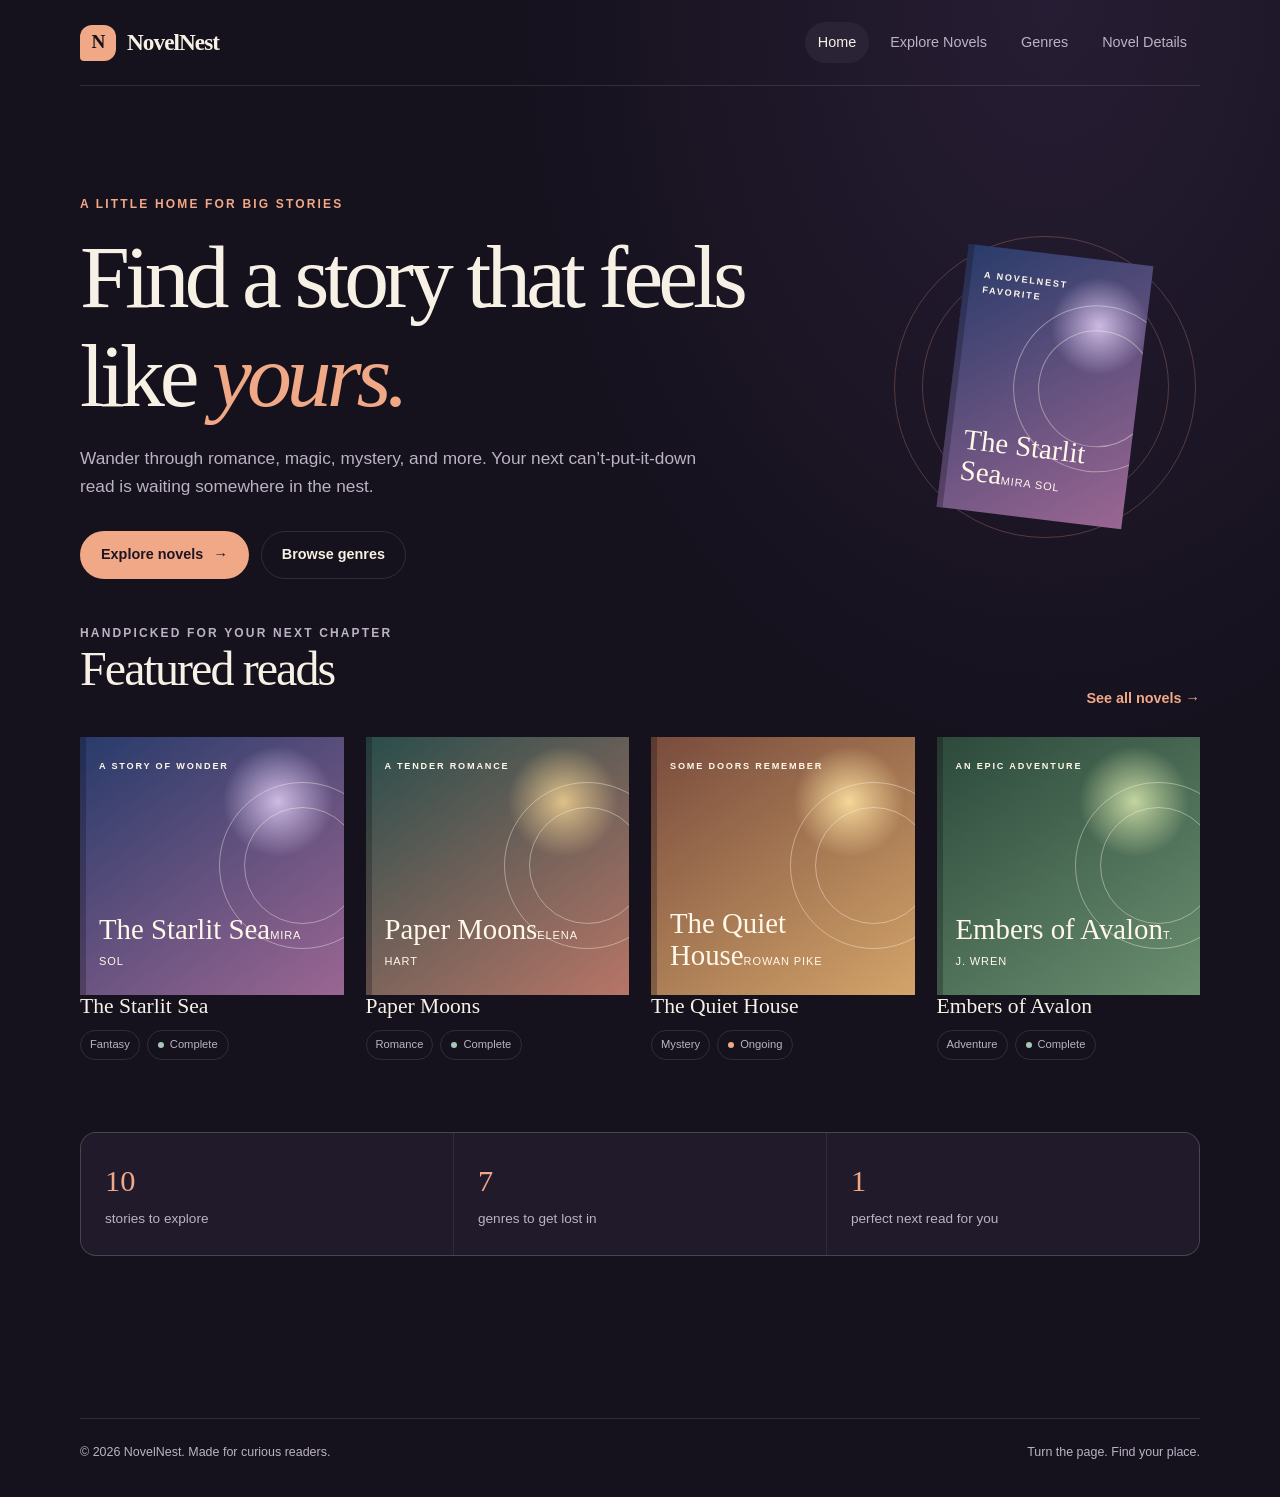
<file: index.html>
<!doctype html>
<html lang="en">
<head>
  <meta charset="utf-8">
  <meta name="viewport" content="width=device-width, initial-scale=1">
  <meta name="theme-color" content="#15111d">
  <meta name="description" content="Find your next favorite story at NovelNest, a cozy corner for discovering fiction.">
  <title>NovelNest — Find your next favorite story</title>
  <link rel="stylesheet" href="style.css">
</head>
<body>
  <header class="site-header">
    <a class="brand" href="index.html" aria-label="NovelNest home"><span class="brand-mark" aria-hidden="true">N</span>NovelNest</a>
    <nav class="main-nav" aria-label="Main navigation">
      <a href="index.html" aria-current="page">Home</a>
      <a href="explore.html">Explore Novels</a>
      <a href="genres.html">Genres</a>
      <a href="details.html">Novel Details</a>
    </nav>
  </header>

  <main class="page-wrap">
    <section class="hero">
      <div class="hero-copy">
        <p class="eyebrow">A little home for big stories</p>
        <h1>Find a story that feels like <span>yours.</span></h1>
        <p class="lead">Wander through romance, magic, mystery, and more. Your next can’t-put-it-down read is waiting somewhere in the nest.</p>
        <div class="hero-actions">
          <a class="button" href="explore.html">Explore novels <span aria-hidden="true">→</span></a>
          <a class="button button-secondary" href="genres.html">Browse genres</a>
        </div>
      </div>
      <div class="hero-art" aria-label="Featured book, The Starlit Sea">
        <div class="cover cover-2 hero-book">
          <span class="cover-label">A NovelNest favorite</span>
          <span><span class="cover-title">The Starlit Sea</span><span class="cover-author">Mira Sol</span></span>
        </div>
      </div>
    </section>

    <section aria-labelledby="featured-title">
      <div class="section-heading">
        <div>
          <p class="eyebrow">Handpicked for your next chapter</p>
          <h2 id="featured-title">Featured reads</h2>
        </div>
        <a class="text-link" href="explore.html">See all novels <span aria-hidden="true">→</span></a>
      </div>
      <div class="novel-grid">
        <article class="novel-card">
          <a class="card-link" href="details.html#starlit-sea">
            <div class="cover cover-2" role="img" aria-label="Illustrated cover for The Starlit Sea">
              <span class="cover-label">A story of wonder</span><span><span class="cover-title">The Starlit Sea</span><span class="cover-author">Mira Sol</span></span>
            </div>
            <h3>The Starlit Sea</h3>
          </a>
          <div class="card-meta"><span class="pill">Fantasy</span><span class="status">Complete</span></div>
        </article>
        <article class="novel-card">
          <a class="card-link" href="details.html#paper-moons">
            <div class="cover cover-1" role="img" aria-label="Illustrated cover for Paper Moons">
              <span class="cover-label">A tender romance</span><span><span class="cover-title">Paper Moons</span><span class="cover-author">Elena Hart</span></span>
            </div>
            <h3>Paper Moons</h3>
          </a>
          <div class="card-meta"><span class="pill">Romance</span><span class="status">Complete</span></div>
        </article>
        <article class="novel-card">
          <a class="card-link" href="details.html#the-quiet-house">
            <div class="cover cover-3" role="img" aria-label="Illustrated cover for The Quiet House">
              <span class="cover-label">Some doors remember</span><span><span class="cover-title">The Quiet House</span><span class="cover-author">Rowan Pike</span></span>
            </div>
            <h3>The Quiet House</h3>
          </a>
          <div class="card-meta"><span class="pill">Mystery</span><span class="status status-ongoing">Ongoing</span></div>
        </article>
        <article class="novel-card">
          <a class="card-link" href="details.html#embers-of-avalon">
            <div class="cover cover-4" role="img" aria-label="Illustrated cover for Embers of Avalon">
              <span class="cover-label">An epic adventure</span><span><span class="cover-title">Embers of Avalon</span><span class="cover-author">T. J. Wren</span></span>
            </div>
            <h3>Embers of Avalon</h3>
          </a>
          <div class="card-meta"><span class="pill">Adventure</span><span class="status">Complete</span></div>
        </article>
      </div>
    </section>

    <section class="feature-strip" aria-label="NovelNest collection">
      <div class="feature-stat"><strong>10</strong><span>stories to explore</span></div>
      <div class="feature-stat"><strong>7</strong><span>genres to get lost in</span></div>
      <div class="feature-stat"><strong>1</strong><span>perfect next read for you</span></div>
    </section>
  </main>

  <footer class="site-footer">
    <p>© 2026 NovelNest. Made for curious readers.</p>
    <p>Turn the page. Find your place.</p>
  </footer>
</body>
</html>
</file>
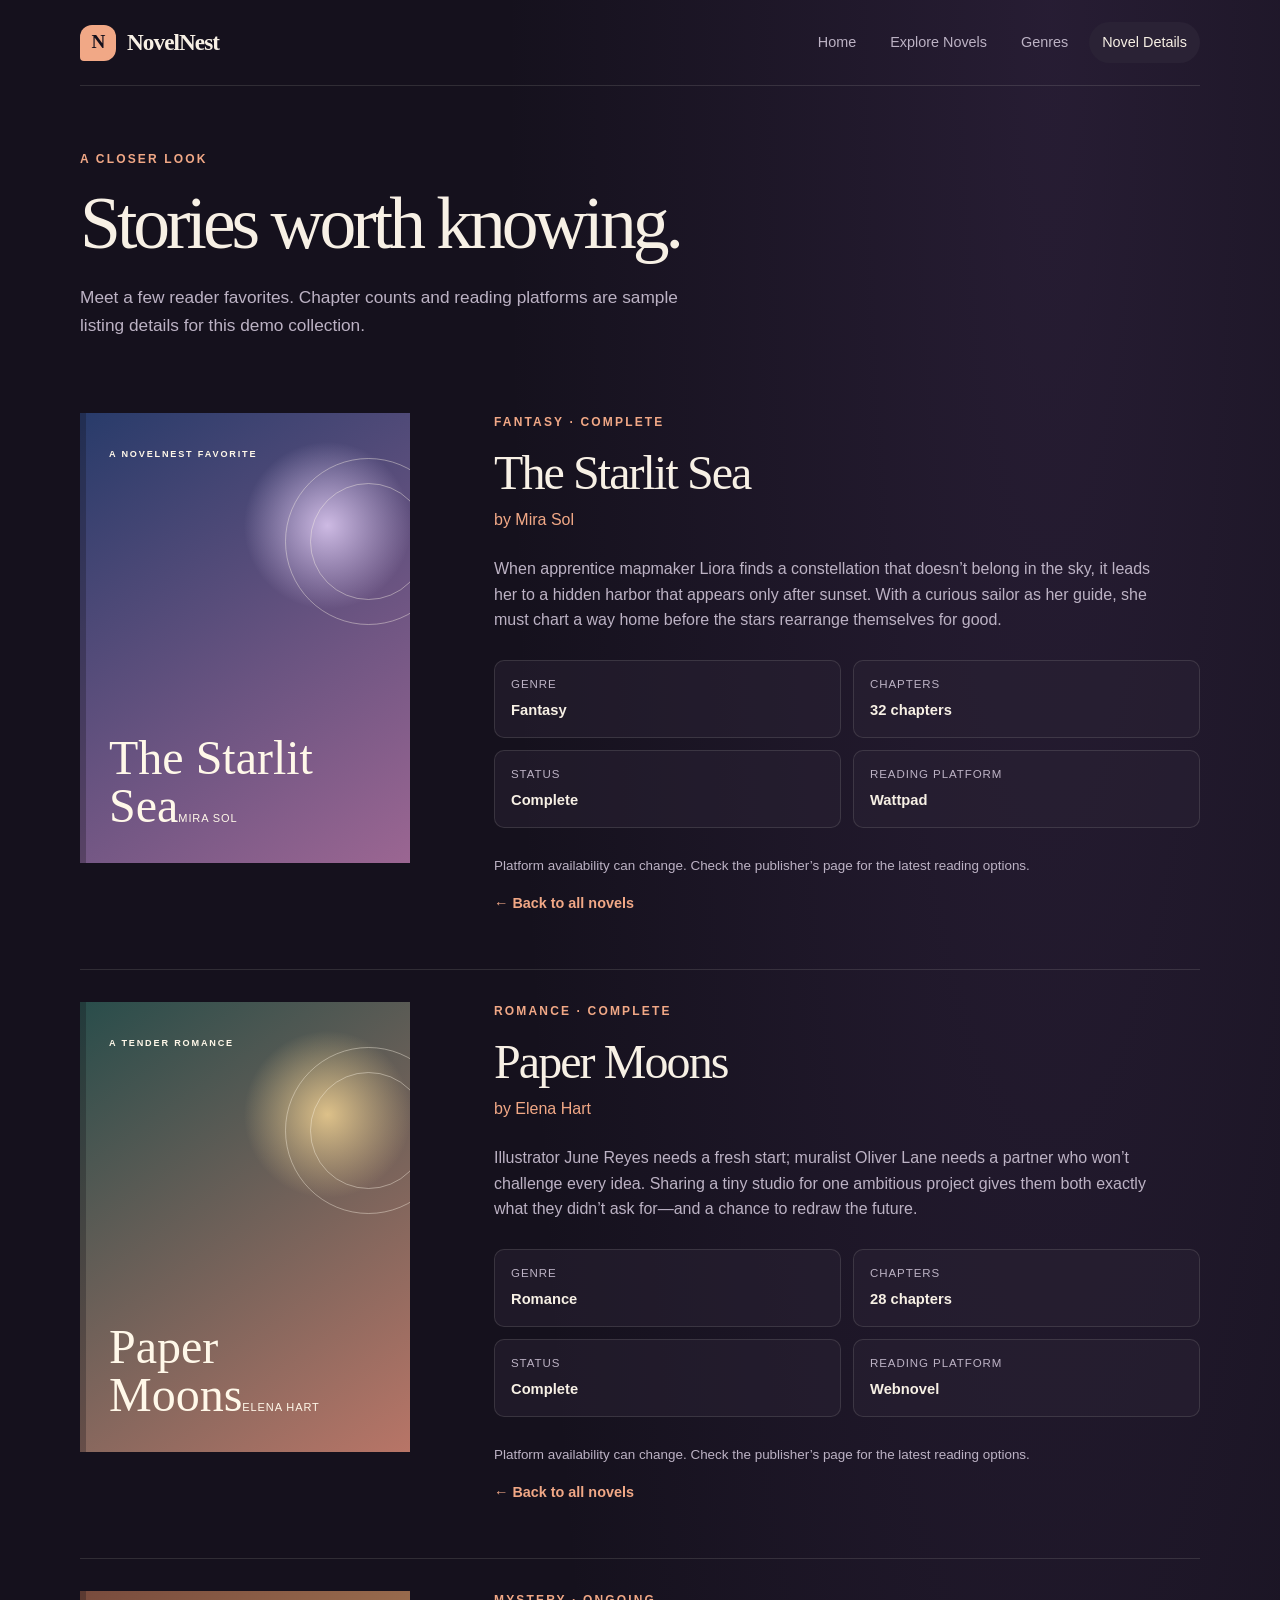
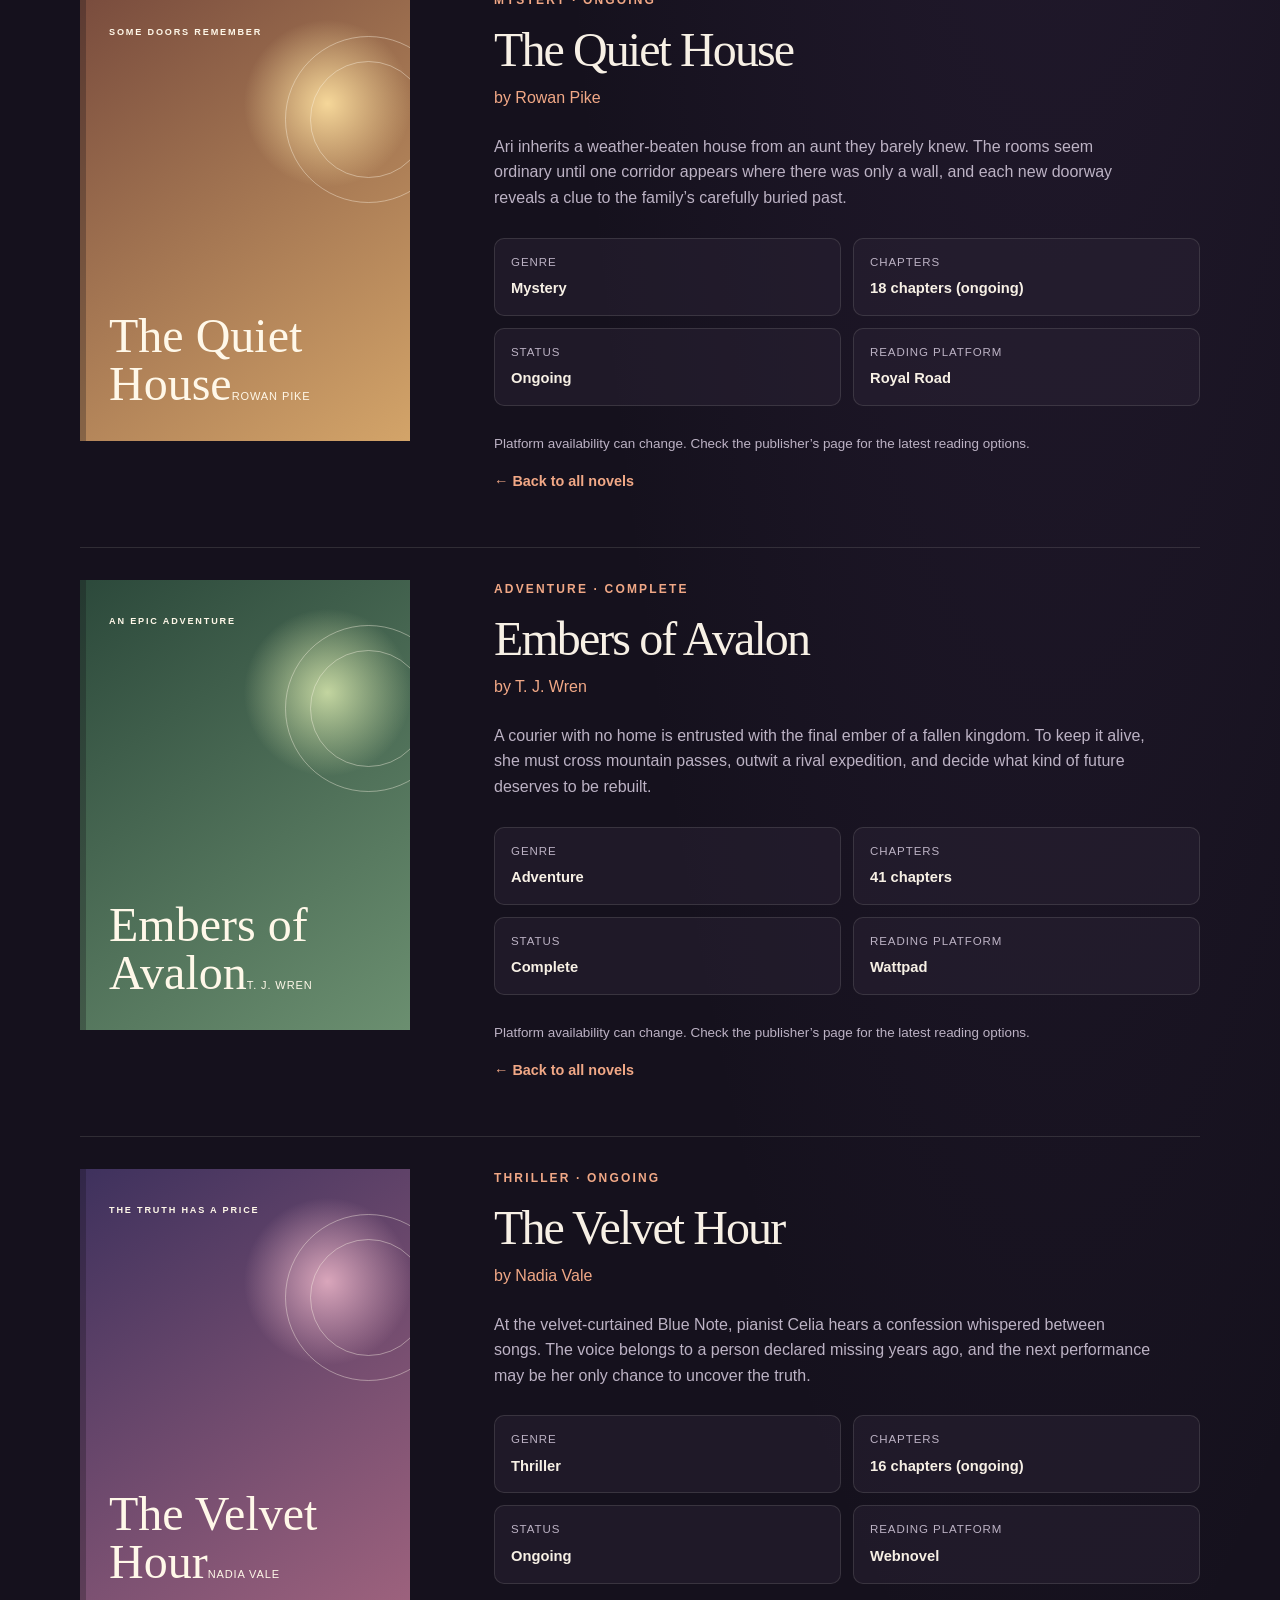
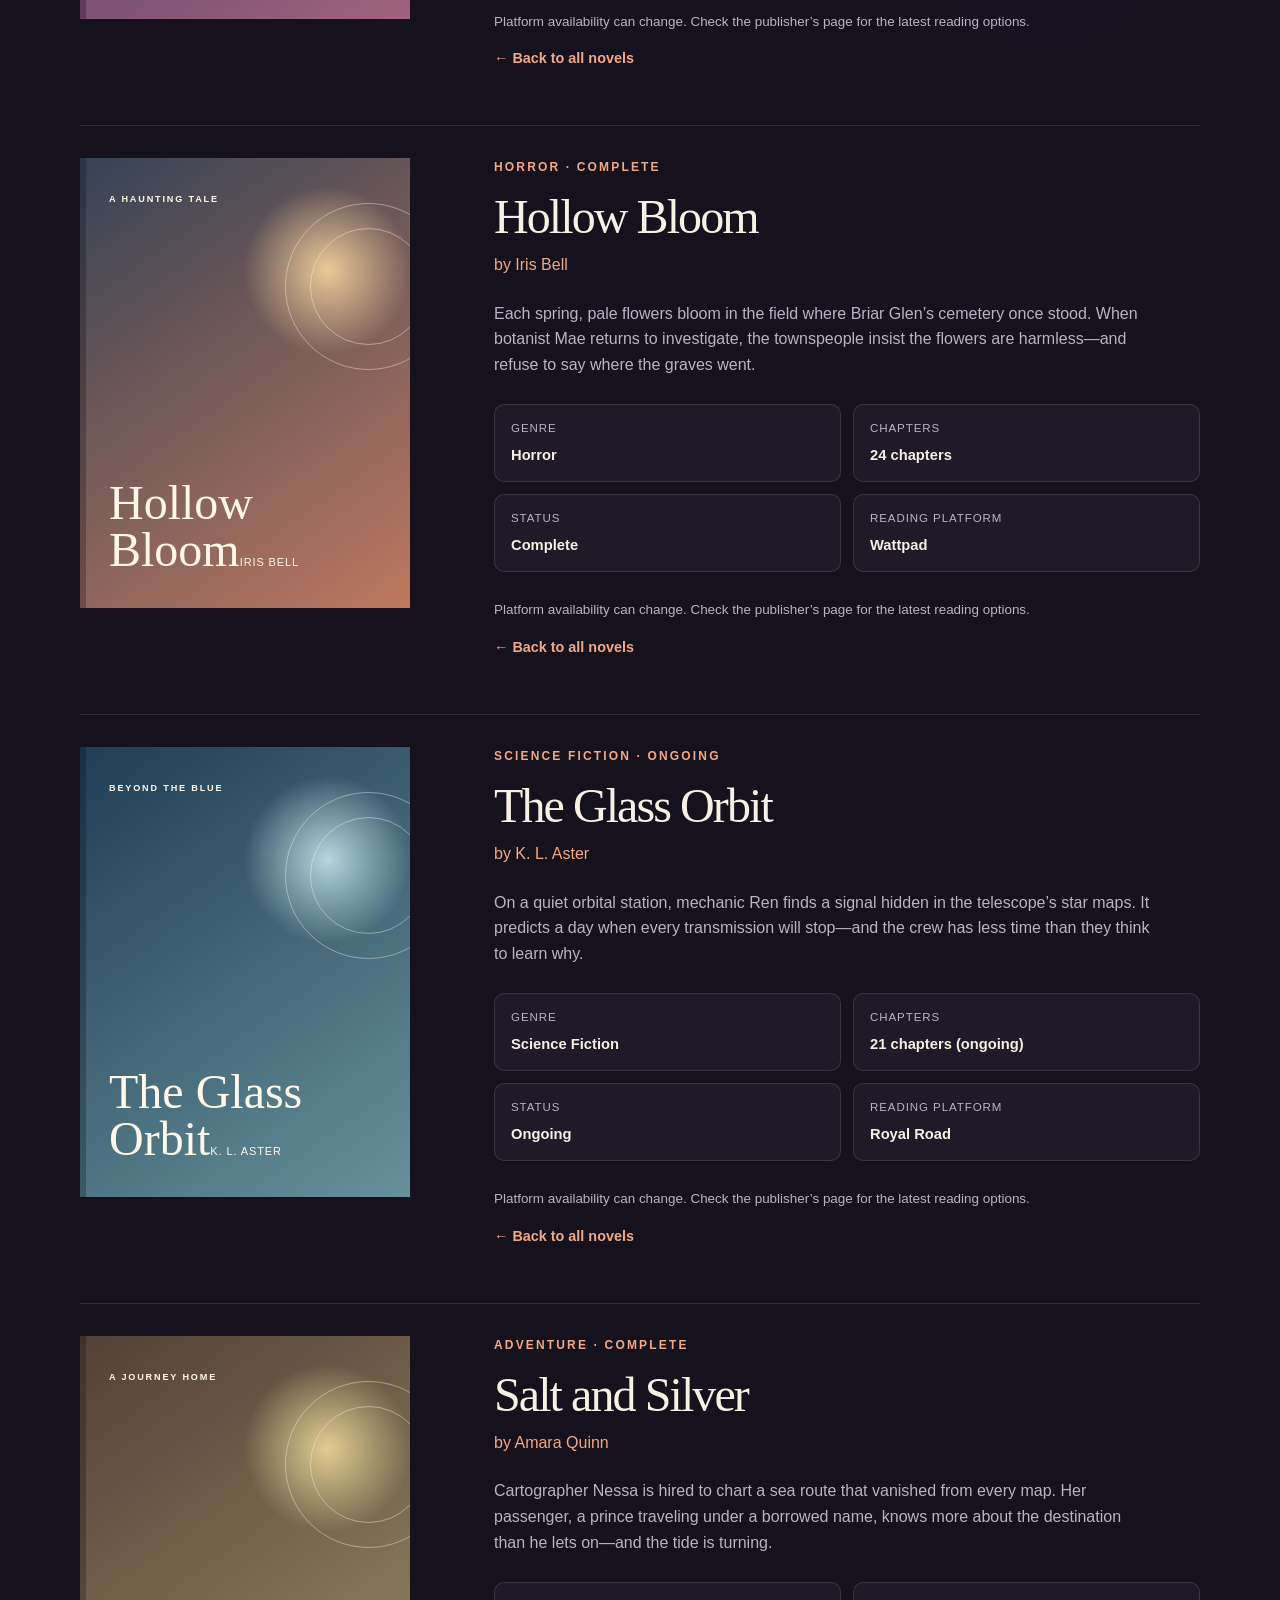
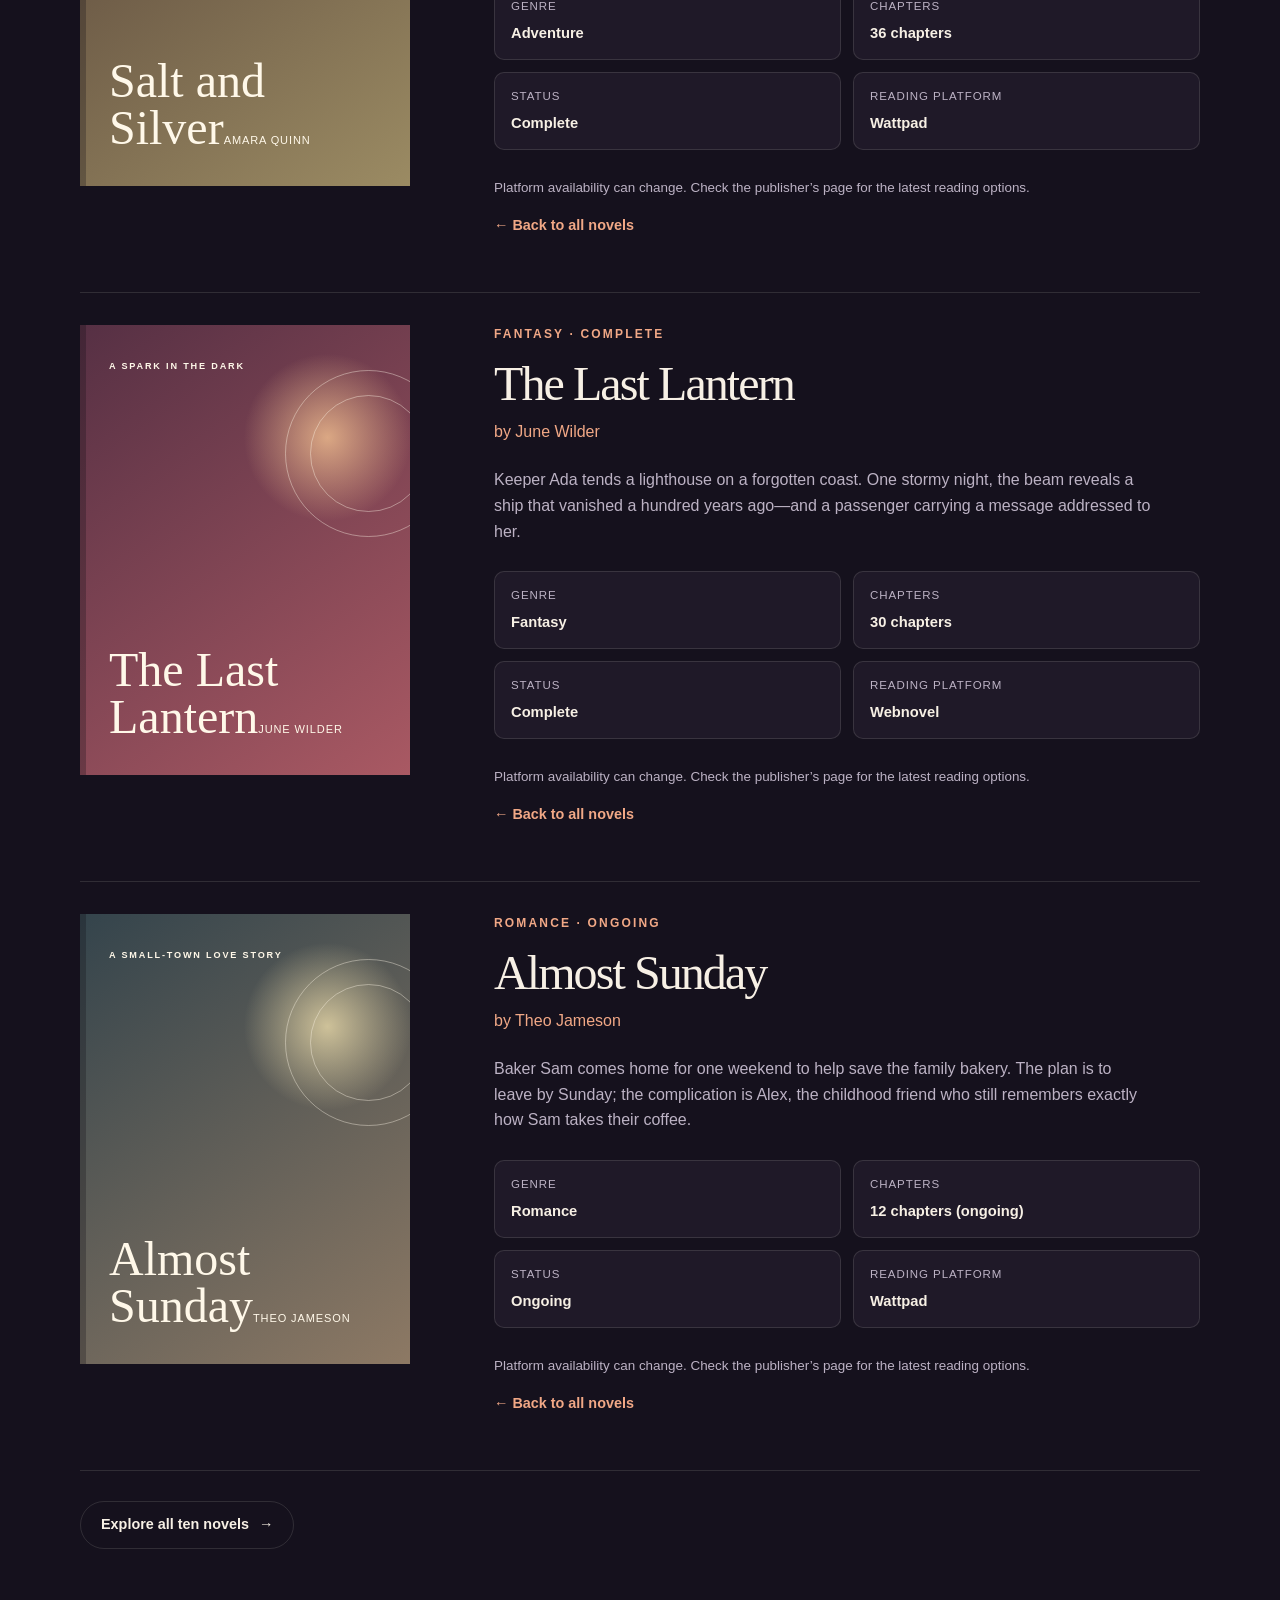
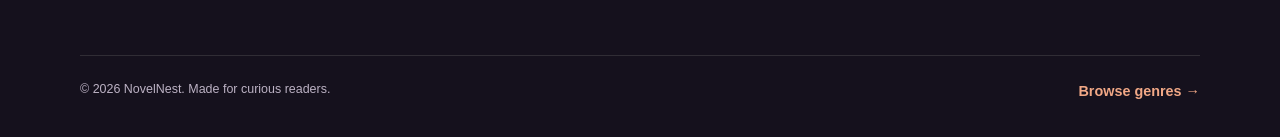
<file: details.html>
<!doctype html>
<html lang="en">
<head>
  <meta charset="utf-8">
  <meta name="viewport" content="width=device-width, initial-scale=1">
  <meta name="theme-color" content="#15111d">
  <meta name="description" content="Novel details, reading platforms, and chapter counts for selected NovelNest stories.">
  <title>Novel Details — NovelNest</title>
  <link rel="stylesheet" href="style.css">
</head>
<body>
  <header class="site-header">
    <a class="brand" href="index.html" aria-label="NovelNest home"><span class="brand-mark" aria-hidden="true">N</span>NovelNest</a>
    <nav class="main-nav" aria-label="Main navigation">
      <a href="index.html">Home</a>
      <a href="explore.html">Explore Novels</a>
      <a href="genres.html">Genres</a>
      <a href="details.html" aria-current="page">Novel Details</a>
    </nav>
  </header>

  <main class="page-wrap">
    <header class="page-intro">
      <p class="eyebrow">A closer look</p>
      <h1>Stories worth knowing.</h1>
      <p class="lead">Meet a few reader favorites. Chapter counts and reading platforms are sample listing details for this demo collection.</p>
    </header>

    <article class="detail-layout" id="starlit-sea">
      <div class="detail-cover"><div class="cover cover-2" role="img" aria-label="Illustrated cover for The Starlit Sea"><span class="cover-label">A NovelNest favorite</span><span><span class="cover-title">The Starlit Sea</span><span class="cover-author">Mira Sol</span></span></div></div>
      <div class="detail-copy">
        <p class="eyebrow">Fantasy · Complete</p>
        <h2>The Starlit Sea</h2>
        <p class="detail-byline">by Mira Sol</p>
        <p class="detail-description">When apprentice mapmaker Liora finds a constellation that doesn’t belong in the sky, it leads her to a hidden harbor that appears only after sunset. With a curious sailor as her guide, she must chart a way home before the stars rearrange themselves for good.</p>
        <div class="detail-facts">
          <div class="fact"><span>Genre</span><strong>Fantasy</strong></div><div class="fact"><span>Chapters</span><strong>32 chapters</strong></div>
          <div class="fact"><span>Status</span><strong>Complete</strong></div><div class="fact"><span>Reading platform</span><strong>Wattpad</strong></div>
        </div>
        <p class="platform-note">Platform availability can change. Check the publisher’s page for the latest reading options.</p>
        <a class="text-link" href="explore.html">← Back to all novels</a>
      </div>
    </article>

    <article class="detail-layout" id="paper-moons">
      <div class="detail-cover"><div class="cover cover-1" role="img" aria-label="Illustrated cover for Paper Moons"><span class="cover-label">A tender romance</span><span><span class="cover-title">Paper Moons</span><span class="cover-author">Elena Hart</span></span></div></div>
      <div class="detail-copy">
        <p class="eyebrow">Romance · Complete</p>
        <h2>Paper Moons</h2>
        <p class="detail-byline">by Elena Hart</p>
        <p class="detail-description">Illustrator June Reyes needs a fresh start; muralist Oliver Lane needs a partner who won’t challenge every idea. Sharing a tiny studio for one ambitious project gives them both exactly what they didn’t ask for—and a chance to redraw the future.</p>
        <div class="detail-facts">
          <div class="fact"><span>Genre</span><strong>Romance</strong></div><div class="fact"><span>Chapters</span><strong>28 chapters</strong></div>
          <div class="fact"><span>Status</span><strong>Complete</strong></div><div class="fact"><span>Reading platform</span><strong>Webnovel</strong></div>
        </div>
        <p class="platform-note">Platform availability can change. Check the publisher’s page for the latest reading options.</p>
        <a class="text-link" href="explore.html">← Back to all novels</a>
      </div>
    </article>

    <article class="detail-layout" id="the-quiet-house">
      <div class="detail-cover"><div class="cover cover-3" role="img" aria-label="Illustrated cover for The Quiet House"><span class="cover-label">Some doors remember</span><span><span class="cover-title">The Quiet House</span><span class="cover-author">Rowan Pike</span></span></div></div>
      <div class="detail-copy">
        <p class="eyebrow">Mystery · Ongoing</p>
        <h2>The Quiet House</h2>
        <p class="detail-byline">by Rowan Pike</p>
        <p class="detail-description">Ari inherits a weather-beaten house from an aunt they barely knew. The rooms seem ordinary until one corridor appears where there was only a wall, and each new doorway reveals a clue to the family’s carefully buried past.</p>
        <div class="detail-facts">
          <div class="fact"><span>Genre</span><strong>Mystery</strong></div><div class="fact"><span>Chapters</span><strong>18 chapters (ongoing)</strong></div>
          <div class="fact"><span>Status</span><strong>Ongoing</strong></div><div class="fact"><span>Reading platform</span><strong>Royal Road</strong></div>
        </div>
        <p class="platform-note">Platform availability can change. Check the publisher’s page for the latest reading options.</p>
        <a class="text-link" href="explore.html">← Back to all novels</a>
      </div>
    </article>

    <article class="detail-layout" id="embers-of-avalon">
      <div class="detail-cover"><div class="cover cover-4" role="img" aria-label="Illustrated cover for Embers of Avalon"><span class="cover-label">An epic adventure</span><span><span class="cover-title">Embers of Avalon</span><span class="cover-author">T. J. Wren</span></span></div></div>
      <div class="detail-copy">
        <p class="eyebrow">Adventure · Complete</p>
        <h2>Embers of Avalon</h2>
        <p class="detail-byline">by T. J. Wren</p>
        <p class="detail-description">A courier with no home is entrusted with the final ember of a fallen kingdom. To keep it alive, she must cross mountain passes, outwit a rival expedition, and decide what kind of future deserves to be rebuilt.</p>
        <div class="detail-facts">
          <div class="fact"><span>Genre</span><strong>Adventure</strong></div><div class="fact"><span>Chapters</span><strong>41 chapters</strong></div>
          <div class="fact"><span>Status</span><strong>Complete</strong></div><div class="fact"><span>Reading platform</span><strong>Wattpad</strong></div>
        </div>
        <p class="platform-note">Platform availability can change. Check the publisher’s page for the latest reading options.</p>
        <a class="text-link" href="explore.html">← Back to all novels</a>
      </div>
    </article>

    <article class="detail-layout" id="velvet-hour">
      <div class="detail-cover"><div class="cover cover-5" role="img" aria-label="Illustrated cover for The Velvet Hour"><span class="cover-label">The truth has a price</span><span><span class="cover-title">The Velvet Hour</span><span class="cover-author">Nadia Vale</span></span></div></div>
      <div class="detail-copy">
        <p class="eyebrow">Thriller · Ongoing</p>
        <h2>The Velvet Hour</h2>
        <p class="detail-byline">by Nadia Vale</p>
        <p class="detail-description">At the velvet-curtained Blue Note, pianist Celia hears a confession whispered between songs. The voice belongs to a person declared missing years ago, and the next performance may be her only chance to uncover the truth.</p>
        <div class="detail-facts"><div class="fact"><span>Genre</span><strong>Thriller</strong></div><div class="fact"><span>Chapters</span><strong>16 chapters (ongoing)</strong></div><div class="fact"><span>Status</span><strong>Ongoing</strong></div><div class="fact"><span>Reading platform</span><strong>Webnovel</strong></div></div>
        <p class="platform-note">Platform availability can change. Check the publisher’s page for the latest reading options.</p>
        <a class="text-link" href="explore.html">← Back to all novels</a>
      </div>
    </article>

    <article class="detail-layout" id="hollow-bloom">
      <div class="detail-cover"><div class="cover cover-6" role="img" aria-label="Illustrated cover for Hollow Bloom"><span class="cover-label">A haunting tale</span><span><span class="cover-title">Hollow Bloom</span><span class="cover-author">Iris Bell</span></span></div></div>
      <div class="detail-copy">
        <p class="eyebrow">Horror · Complete</p>
        <h2>Hollow Bloom</h2>
        <p class="detail-byline">by Iris Bell</p>
        <p class="detail-description">Each spring, pale flowers bloom in the field where Briar Glen’s cemetery once stood. When botanist Mae returns to investigate, the townspeople insist the flowers are harmless—and refuse to say where the graves went.</p>
        <div class="detail-facts"><div class="fact"><span>Genre</span><strong>Horror</strong></div><div class="fact"><span>Chapters</span><strong>24 chapters</strong></div><div class="fact"><span>Status</span><strong>Complete</strong></div><div class="fact"><span>Reading platform</span><strong>Wattpad</strong></div></div>
        <p class="platform-note">Platform availability can change. Check the publisher’s page for the latest reading options.</p>
        <a class="text-link" href="explore.html">← Back to all novels</a>
      </div>
    </article>

    <article class="detail-layout" id="the-glass-orbit">
      <div class="detail-cover"><div class="cover cover-8" role="img" aria-label="Illustrated cover for The Glass Orbit"><span class="cover-label">Beyond the blue</span><span><span class="cover-title">The Glass Orbit</span><span class="cover-author">K. L. Aster</span></span></div></div>
      <div class="detail-copy">
        <p class="eyebrow">Science Fiction · Ongoing</p>
        <h2>The Glass Orbit</h2>
        <p class="detail-byline">by K. L. Aster</p>
        <p class="detail-description">On a quiet orbital station, mechanic Ren finds a signal hidden in the telescope’s star maps. It predicts a day when every transmission will stop—and the crew has less time than they think to learn why.</p>
        <div class="detail-facts"><div class="fact"><span>Genre</span><strong>Science Fiction</strong></div><div class="fact"><span>Chapters</span><strong>21 chapters (ongoing)</strong></div><div class="fact"><span>Status</span><strong>Ongoing</strong></div><div class="fact"><span>Reading platform</span><strong>Royal Road</strong></div></div>
        <p class="platform-note">Platform availability can change. Check the publisher’s page for the latest reading options.</p>
        <a class="text-link" href="explore.html">← Back to all novels</a>
      </div>
    </article>

    <article class="detail-layout" id="salt-and-silver">
      <div class="detail-cover"><div class="cover cover-7" role="img" aria-label="Illustrated cover for Salt and Silver"><span class="cover-label">A journey home</span><span><span class="cover-title">Salt and Silver</span><span class="cover-author">Amara Quinn</span></span></div></div>
      <div class="detail-copy">
        <p class="eyebrow">Adventure · Complete</p>
        <h2>Salt and Silver</h2>
        <p class="detail-byline">by Amara Quinn</p>
        <p class="detail-description">Cartographer Nessa is hired to chart a sea route that vanished from every map. Her passenger, a prince traveling under a borrowed name, knows more about the destination than he lets on—and the tide is turning.</p>
        <div class="detail-facts"><div class="fact"><span>Genre</span><strong>Adventure</strong></div><div class="fact"><span>Chapters</span><strong>36 chapters</strong></div><div class="fact"><span>Status</span><strong>Complete</strong></div><div class="fact"><span>Reading platform</span><strong>Wattpad</strong></div></div>
        <p class="platform-note">Platform availability can change. Check the publisher’s page for the latest reading options.</p>
        <a class="text-link" href="explore.html">← Back to all novels</a>
      </div>
    </article>

    <article class="detail-layout" id="the-last-lantern">
      <div class="detail-cover"><div class="cover cover-9" role="img" aria-label="Illustrated cover for The Last Lantern"><span class="cover-label">A spark in the dark</span><span><span class="cover-title">The Last Lantern</span><span class="cover-author">June Wilder</span></span></div></div>
      <div class="detail-copy">
        <p class="eyebrow">Fantasy · Complete</p>
        <h2>The Last Lantern</h2>
        <p class="detail-byline">by June Wilder</p>
        <p class="detail-description">Keeper Ada tends a lighthouse on a forgotten coast. One stormy night, the beam reveals a ship that vanished a hundred years ago—and a passenger carrying a message addressed to her.</p>
        <div class="detail-facts"><div class="fact"><span>Genre</span><strong>Fantasy</strong></div><div class="fact"><span>Chapters</span><strong>30 chapters</strong></div><div class="fact"><span>Status</span><strong>Complete</strong></div><div class="fact"><span>Reading platform</span><strong>Webnovel</strong></div></div>
        <p class="platform-note">Platform availability can change. Check the publisher’s page for the latest reading options.</p>
        <a class="text-link" href="explore.html">← Back to all novels</a>
      </div>
    </article>

    <article class="detail-layout" id="almost-sunday">
      <div class="detail-cover"><div class="cover cover-10" role="img" aria-label="Illustrated cover for Almost Sunday"><span class="cover-label">A small-town love story</span><span><span class="cover-title">Almost Sunday</span><span class="cover-author">Theo Jameson</span></span></div></div>
      <div class="detail-copy">
        <p class="eyebrow">Romance · Ongoing</p>
        <h2>Almost Sunday</h2>
        <p class="detail-byline">by Theo Jameson</p>
        <p class="detail-description">Baker Sam comes home for one weekend to help save the family bakery. The plan is to leave by Sunday; the complication is Alex, the childhood friend who still remembers exactly how Sam takes their coffee.</p>
        <div class="detail-facts"><div class="fact"><span>Genre</span><strong>Romance</strong></div><div class="fact"><span>Chapters</span><strong>12 chapters (ongoing)</strong></div><div class="fact"><span>Status</span><strong>Ongoing</strong></div><div class="fact"><span>Reading platform</span><strong>Wattpad</strong></div></div>
        <p class="platform-note">Platform availability can change. Check the publisher’s page for the latest reading options.</p>
        <a class="text-link" href="explore.html">← Back to all novels</a>
      </div>
    </article>

    <p class="hero-actions"><a class="button button-secondary" href="explore.html">Explore all ten novels <span aria-hidden="true">→</span></a></p>
  </main>

  <footer class="site-footer">
    <p>© 2026 NovelNest. Made for curious readers.</p>
    <p><a class="text-link" href="genres.html">Browse genres →</a></p>
  </footer>
</body>
</html>
</file>
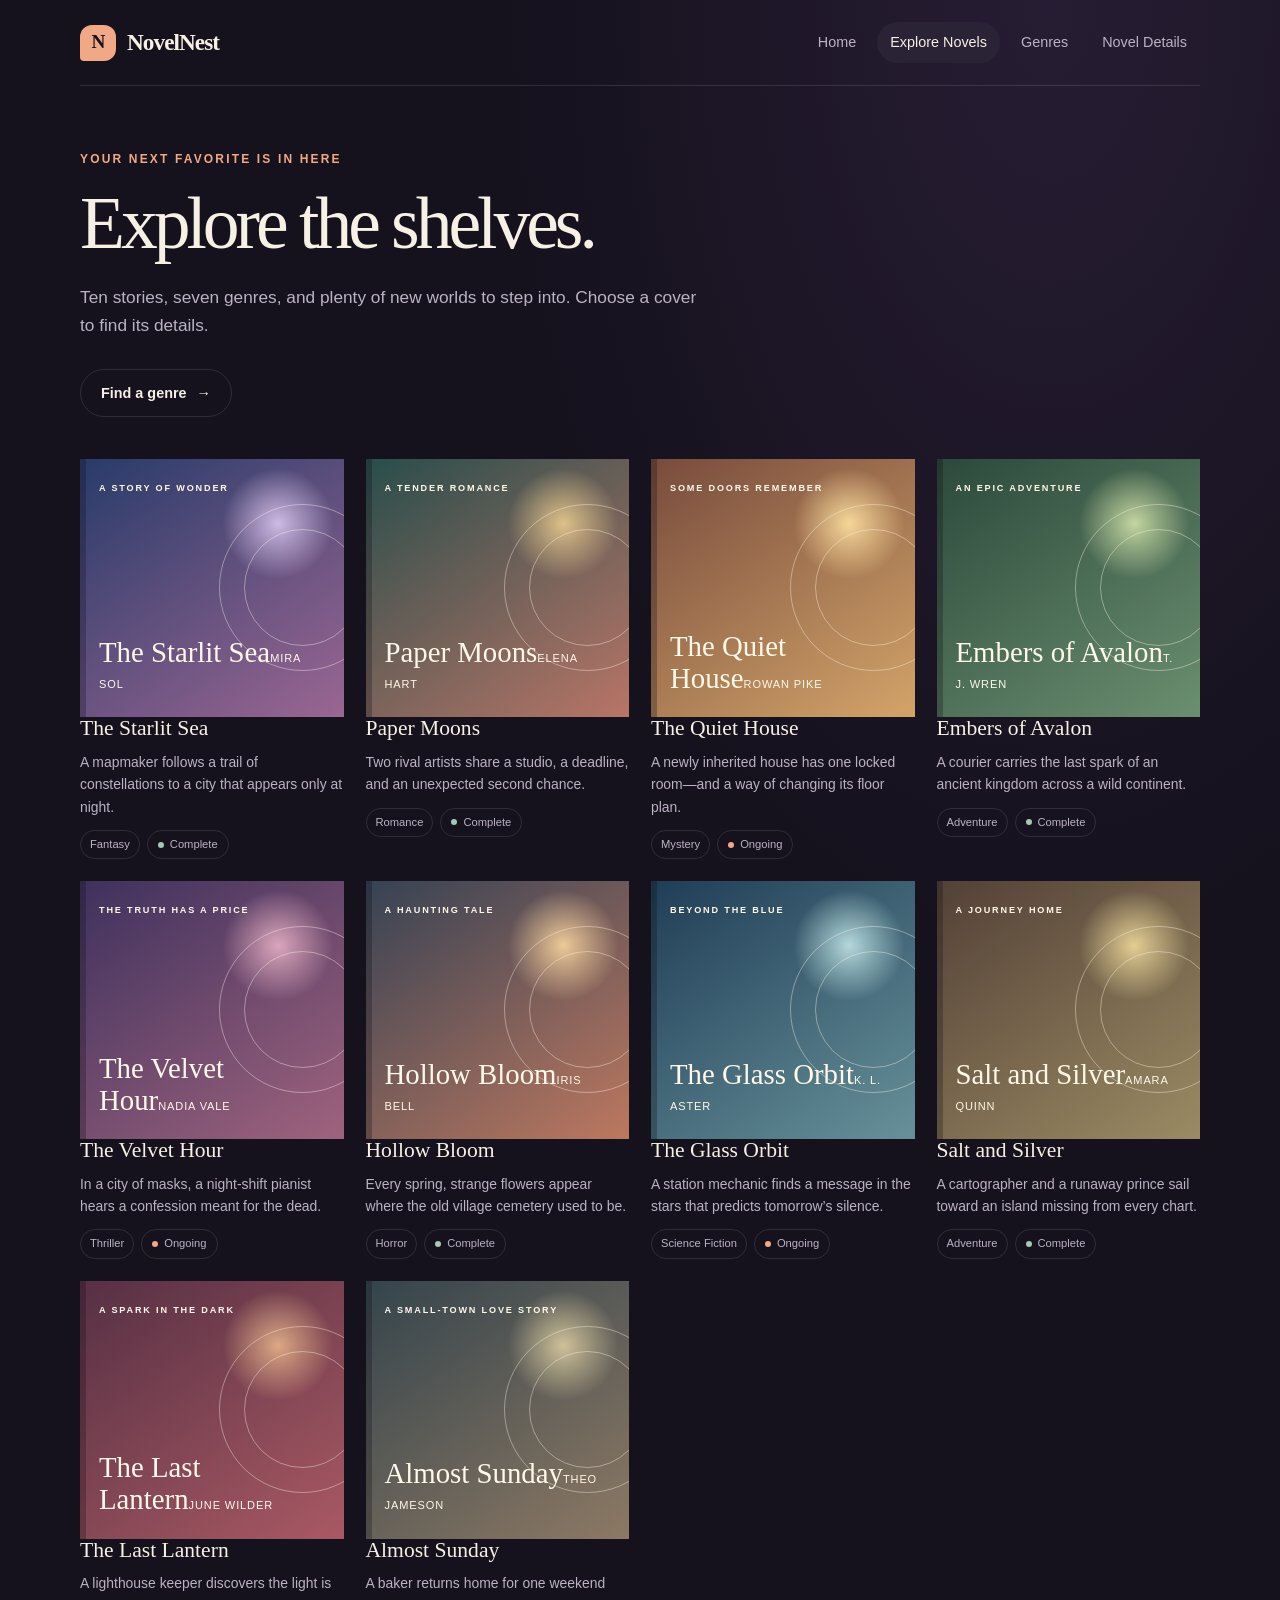
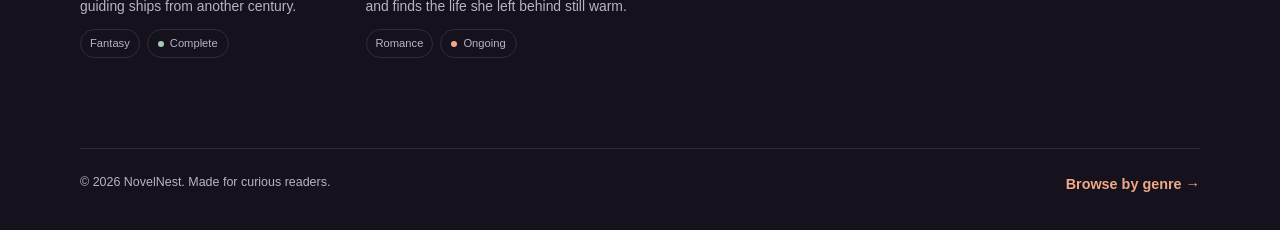
<file: explore.html>
<!doctype html>
<html lang="en">
<head>
  <meta charset="utf-8">
  <meta name="viewport" content="width=device-width, initial-scale=1">
  <meta name="theme-color" content="#15111d">
  <meta name="description" content="Explore ten handpicked novels across romance, fantasy, mystery, thriller, horror, adventure, and science fiction.">
  <title>Explore Novels — NovelNest</title>
  <link rel="stylesheet" href="style.css">
</head>
<body>
  <header class="site-header">
    <a class="brand" href="index.html" aria-label="NovelNest home"><span class="brand-mark" aria-hidden="true">N</span>NovelNest</a>
    <nav class="main-nav" aria-label="Main navigation">
      <a href="index.html">Home</a>
      <a href="explore.html" aria-current="page">Explore Novels</a>
      <a href="genres.html">Genres</a>
      <a href="details.html">Novel Details</a>
    </nav>
  </header>

  <main class="page-wrap">
    <header class="page-intro">
      <p class="eyebrow">Your next favorite is in here</p>
      <h1>Explore the shelves.</h1>
      <p class="lead">Ten stories, seven genres, and plenty of new worlds to step into. Choose a cover to find its details.</p>
      <div class="hero-actions">
        <a class="button button-secondary" href="genres.html">Find a genre <span aria-hidden="true">→</span></a>
      </div>
    </header>

    <section aria-label="All novels">
      <div class="novel-grid">
        <article class="novel-card">
          <a class="card-link" href="details.html#starlit-sea">
            <div class="cover cover-2" role="img" aria-label="Illustrated cover for The Starlit Sea"><span class="cover-label">A story of wonder</span><span><span class="cover-title">The Starlit Sea</span><span class="cover-author">Mira Sol</span></span></div>
            <h3>The Starlit Sea</h3>
          </a>
          <p class="card-description">A mapmaker follows a trail of constellations to a city that appears only at night.</p>
          <div class="card-meta"><span class="pill">Fantasy</span><span class="status">Complete</span></div>
        </article>
        <article class="novel-card">
          <a class="card-link" href="details.html#paper-moons">
            <div class="cover cover-1" role="img" aria-label="Illustrated cover for Paper Moons"><span class="cover-label">A tender romance</span><span><span class="cover-title">Paper Moons</span><span class="cover-author">Elena Hart</span></span></div>
            <h3>Paper Moons</h3>
          </a>
          <p class="card-description">Two rival artists share a studio, a deadline, and an unexpected second chance.</p>
          <div class="card-meta"><span class="pill">Romance</span><span class="status">Complete</span></div>
        </article>
        <article class="novel-card">
          <a class="card-link" href="details.html#the-quiet-house">
            <div class="cover cover-3" role="img" aria-label="Illustrated cover for The Quiet House"><span class="cover-label">Some doors remember</span><span><span class="cover-title">The Quiet House</span><span class="cover-author">Rowan Pike</span></span></div>
            <h3>The Quiet House</h3>
          </a>
          <p class="card-description">A newly inherited house has one locked room—and a way of changing its floor plan.</p>
          <div class="card-meta"><span class="pill">Mystery</span><span class="status status-ongoing">Ongoing</span></div>
        </article>
        <article class="novel-card">
          <a class="card-link" href="details.html#embers-of-avalon">
            <div class="cover cover-4" role="img" aria-label="Illustrated cover for Embers of Avalon"><span class="cover-label">An epic adventure</span><span><span class="cover-title">Embers of Avalon</span><span class="cover-author">T. J. Wren</span></span></div>
            <h3>Embers of Avalon</h3>
          </a>
          <p class="card-description">A courier carries the last spark of an ancient kingdom across a wild continent.</p>
          <div class="card-meta"><span class="pill">Adventure</span><span class="status">Complete</span></div>
        </article>
        <article class="novel-card">
          <a class="card-link" href="details.html#velvet-hour">
            <div class="cover cover-5" role="img" aria-label="Illustrated cover for The Velvet Hour"><span class="cover-label">The truth has a price</span><span><span class="cover-title">The Velvet Hour</span><span class="cover-author">Nadia Vale</span></span></div>
            <h3>The Velvet Hour</h3>
          </a>
          <p class="card-description">In a city of masks, a night-shift pianist hears a confession meant for the dead.</p>
          <div class="card-meta"><span class="pill">Thriller</span><span class="status status-ongoing">Ongoing</span></div>
        </article>
        <article class="novel-card">
          <a class="card-link" href="details.html#hollow-bloom">
            <div class="cover cover-6" role="img" aria-label="Illustrated cover for Hollow Bloom"><span class="cover-label">A haunting tale</span><span><span class="cover-title">Hollow Bloom</span><span class="cover-author">Iris Bell</span></span></div>
            <h3>Hollow Bloom</h3>
          </a>
          <p class="card-description">Every spring, strange flowers appear where the old village cemetery used to be.</p>
          <div class="card-meta"><span class="pill">Horror</span><span class="status">Complete</span></div>
        </article>
        <article class="novel-card">
          <a class="card-link" href="details.html#the-glass-orbit">
            <div class="cover cover-8" role="img" aria-label="Illustrated cover for The Glass Orbit"><span class="cover-label">Beyond the blue</span><span><span class="cover-title">The Glass Orbit</span><span class="cover-author">K. L. Aster</span></span></div>
            <h3>The Glass Orbit</h3>
          </a>
          <p class="card-description">A station mechanic finds a message in the stars that predicts tomorrow’s silence.</p>
          <div class="card-meta"><span class="pill">Science Fiction</span><span class="status status-ongoing">Ongoing</span></div>
        </article>
        <article class="novel-card">
          <a class="card-link" href="details.html#salt-and-silver">
            <div class="cover cover-7" role="img" aria-label="Illustrated cover for Salt and Silver"><span class="cover-label">A journey home</span><span><span class="cover-title">Salt and Silver</span><span class="cover-author">Amara Quinn</span></span></div>
            <h3>Salt and Silver</h3>
          </a>
          <p class="card-description">A cartographer and a runaway prince sail toward an island missing from every chart.</p>
          <div class="card-meta"><span class="pill">Adventure</span><span class="status">Complete</span></div>
        </article>
        <article class="novel-card">
          <a class="card-link" href="details.html#the-last-lantern">
            <div class="cover cover-9" role="img" aria-label="Illustrated cover for The Last Lantern"><span class="cover-label">A spark in the dark</span><span><span class="cover-title">The Last Lantern</span><span class="cover-author">June Wilder</span></span></div>
            <h3>The Last Lantern</h3>
          </a>
          <p class="card-description">A lighthouse keeper discovers the light is guiding ships from another century.</p>
          <div class="card-meta"><span class="pill">Fantasy</span><span class="status">Complete</span></div>
        </article>
        <article class="novel-card">
          <a class="card-link" href="details.html#almost-sunday">
            <div class="cover cover-10" role="img" aria-label="Illustrated cover for Almost Sunday"><span class="cover-label">A small-town love story</span><span><span class="cover-title">Almost Sunday</span><span class="cover-author">Theo Jameson</span></span></div>
            <h3>Almost Sunday</h3>
          </a>
          <p class="card-description">A baker returns home for one weekend and finds the life she left behind still warm.</p>
          <div class="card-meta"><span class="pill">Romance</span><span class="status status-ongoing">Ongoing</span></div>
        </article>
      </div>
    </section>
  </main>

  <footer class="site-footer">
    <p>© 2026 NovelNest. Made for curious readers.</p>
    <p><a class="text-link" href="genres.html">Browse by genre →</a></p>
  </footer>
</body>
</html>
</file>
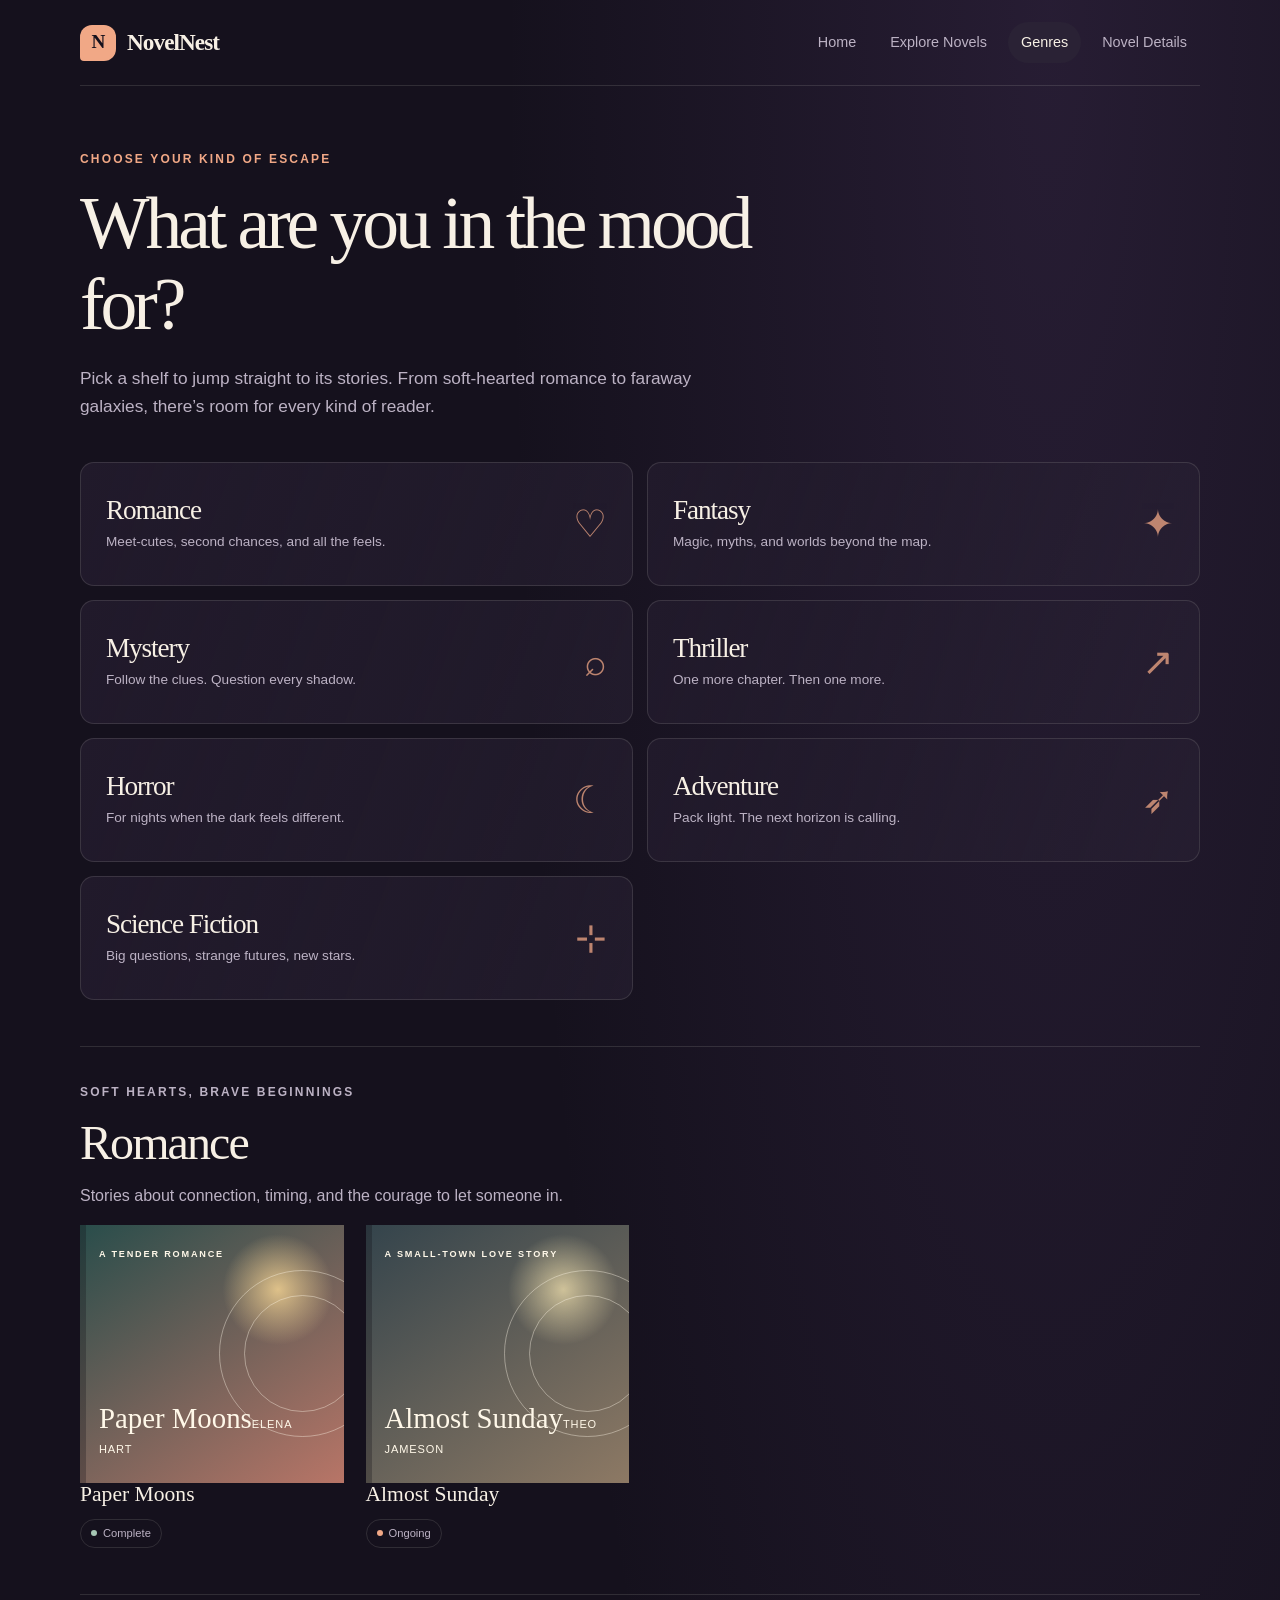
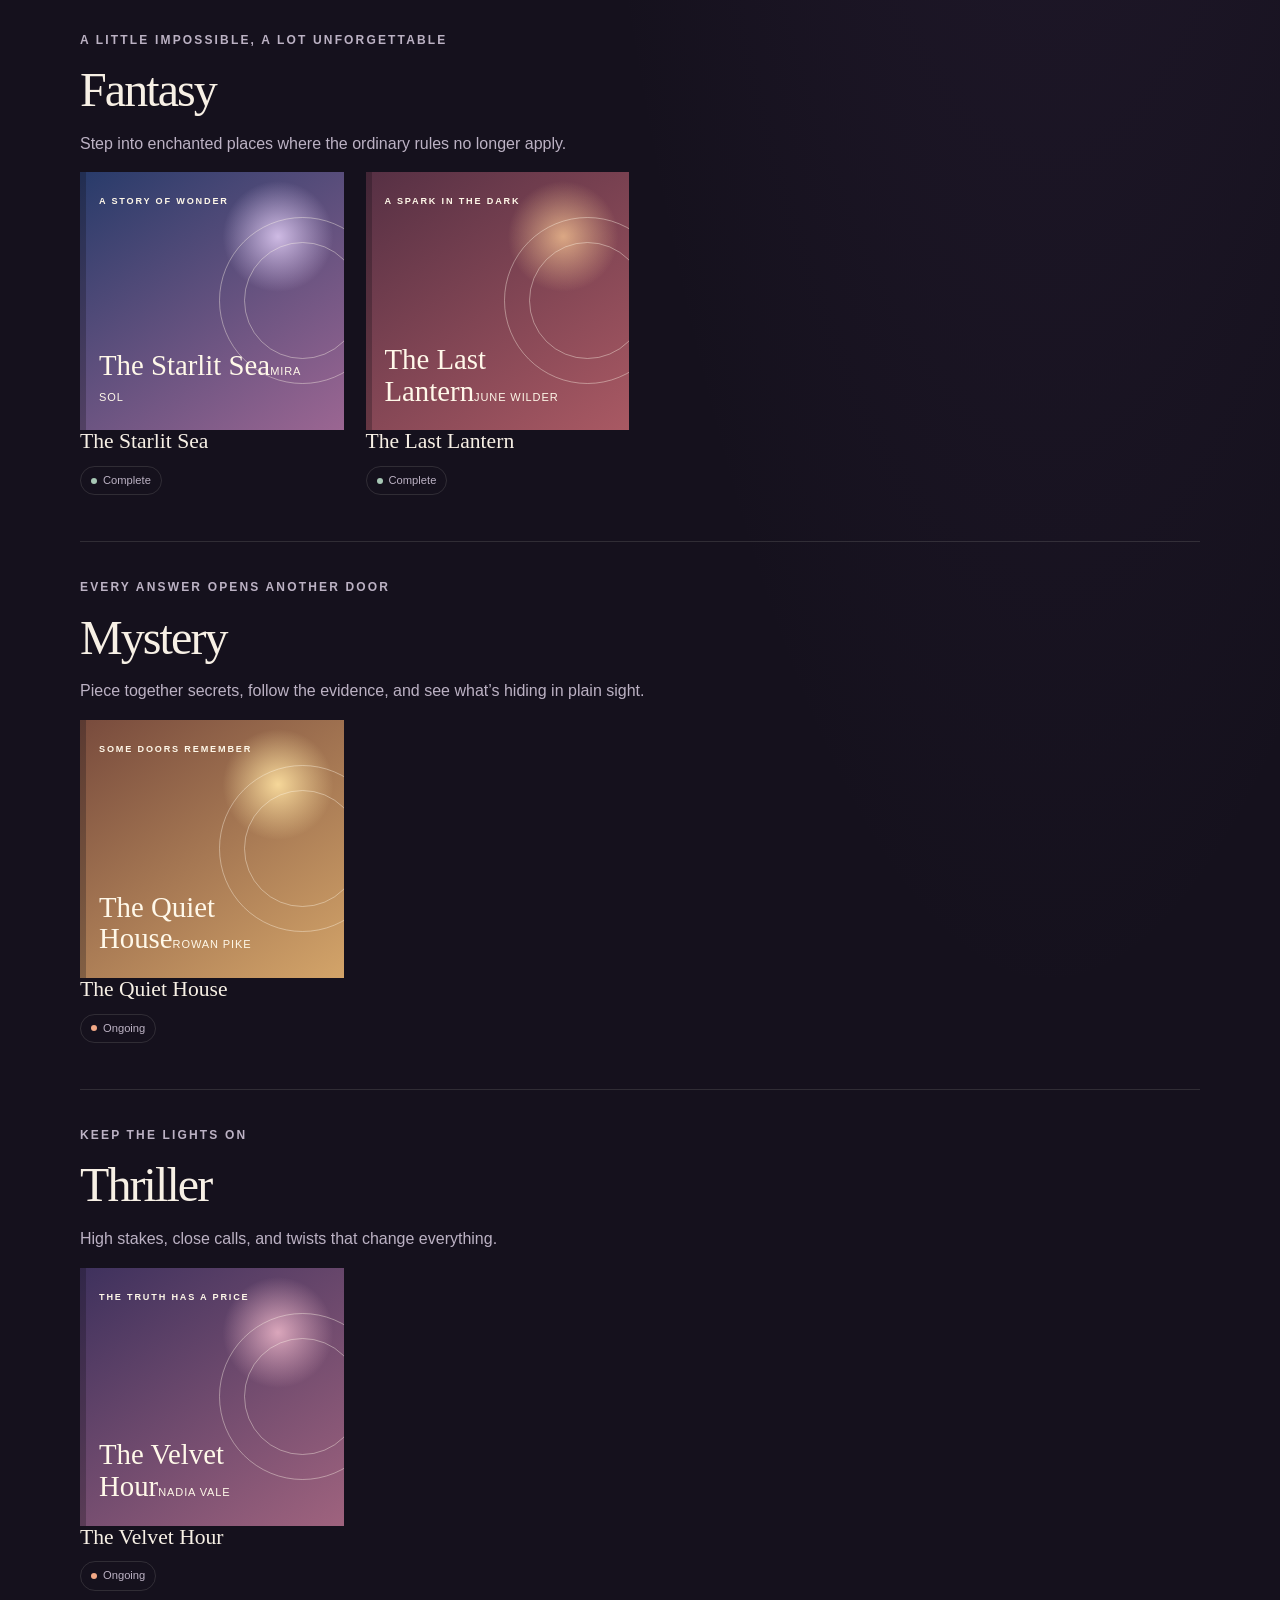
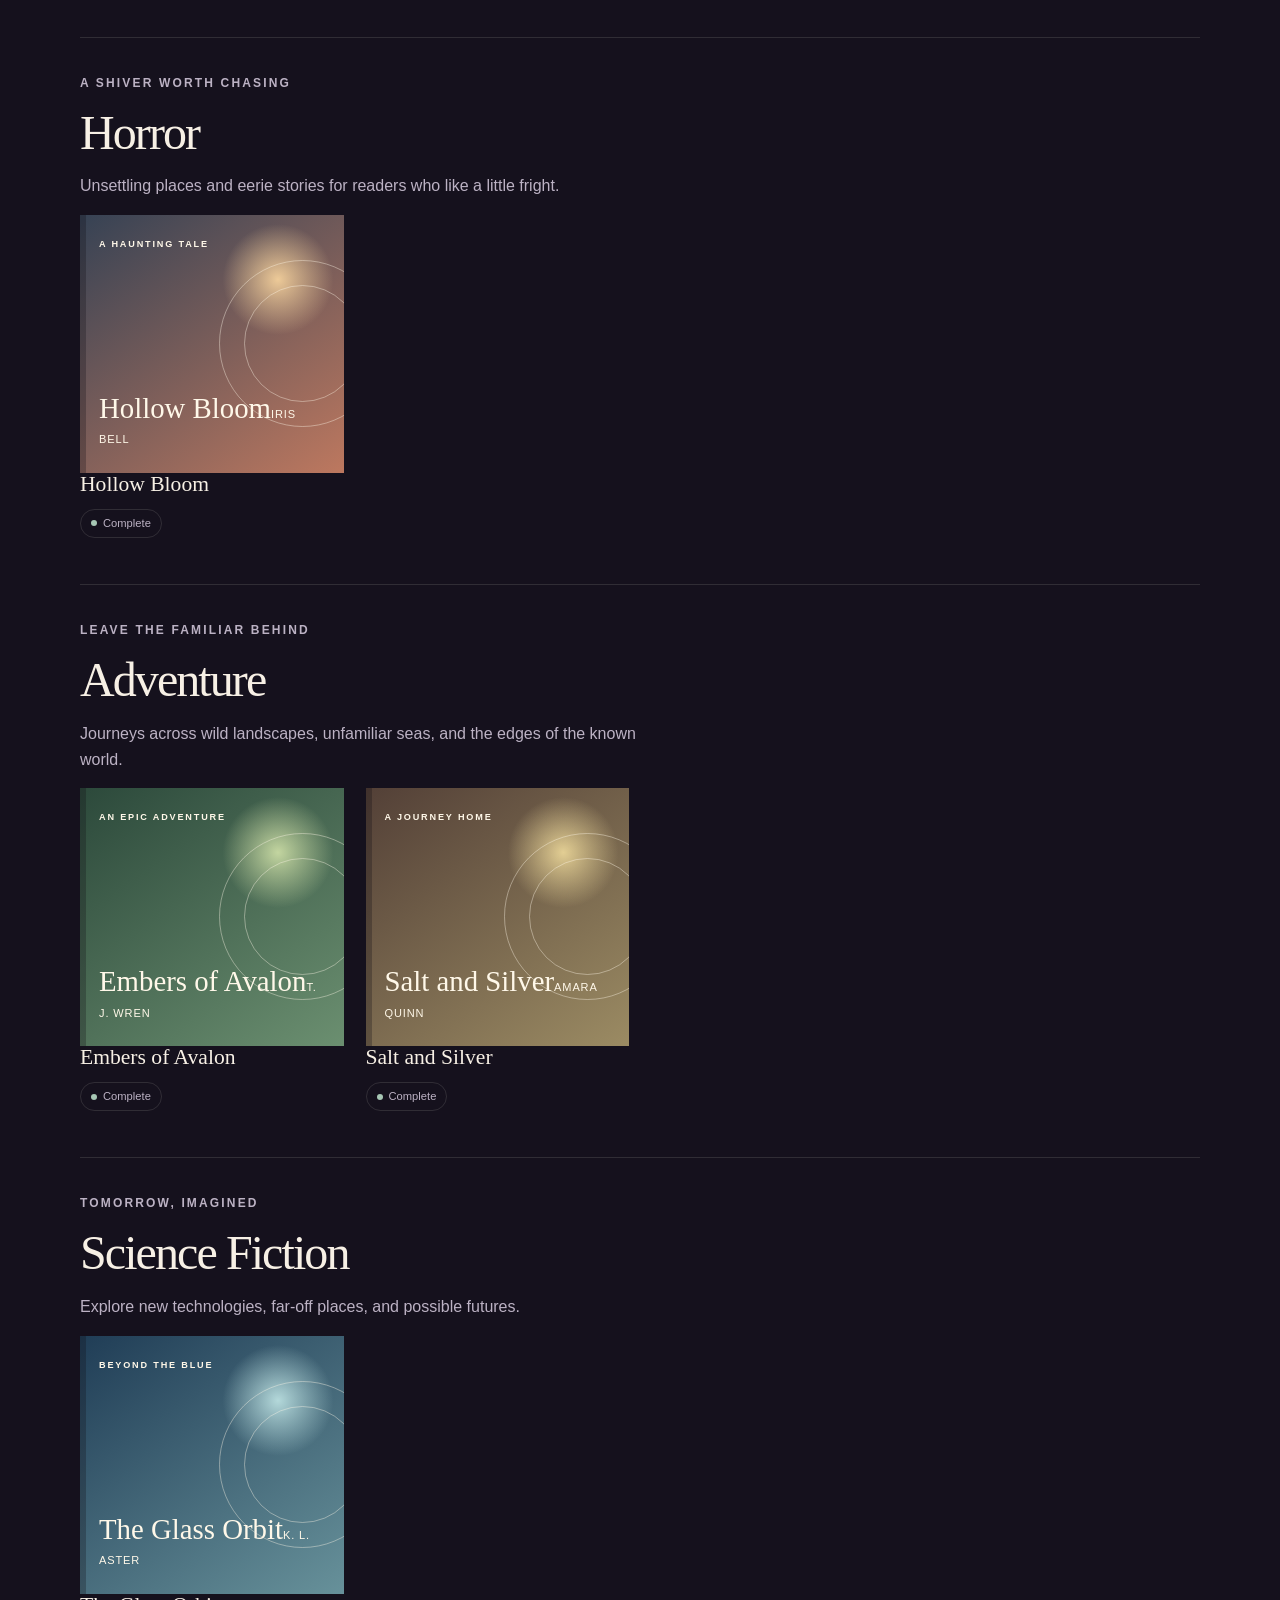
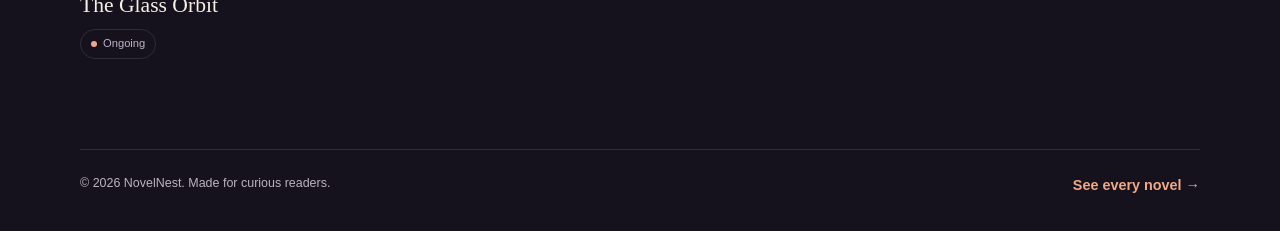
<file: genres.html>
<!doctype html>
<html lang="en">
<head>
  <meta charset="utf-8">
  <meta name="viewport" content="width=device-width, initial-scale=1">
  <meta name="theme-color" content="#15111d">
  <meta name="description" content="Browse NovelNest novels by romance, fantasy, mystery, thriller, horror, adventure, or science fiction.">
  <title>Genres — NovelNest</title>
  <link rel="stylesheet" href="style.css">
</head>
<body>
  <header class="site-header">
    <a class="brand" href="index.html" aria-label="NovelNest home"><span class="brand-mark" aria-hidden="true">N</span>NovelNest</a>
    <nav class="main-nav" aria-label="Main navigation">
      <a href="index.html">Home</a>
      <a href="explore.html">Explore Novels</a>
      <a href="genres.html" aria-current="page">Genres</a>
      <a href="details.html">Novel Details</a>
    </nav>
  </header>

  <main class="page-wrap">
    <header class="page-intro">
      <p class="eyebrow">Choose your kind of escape</p>
      <h1>What are you in the mood for?</h1>
      <p class="lead">Pick a shelf to jump straight to its stories. From soft-hearted romance to faraway galaxies, there’s room for every kind of reader.</p>
    </header>

    <nav class="genre-list" aria-label="Choose a genre">
      <a class="genre-tile" href="#romance"><span><h2>Romance</h2><p>Meet-cutes, second chances, and all the feels.</p></span><span class="genre-icon" aria-hidden="true">♡</span></a>
      <a class="genre-tile" href="#fantasy"><span><h2>Fantasy</h2><p>Magic, myths, and worlds beyond the map.</p></span><span class="genre-icon" aria-hidden="true">✦</span></a>
      <a class="genre-tile" href="#mystery"><span><h2>Mystery</h2><p>Follow the clues. Question every shadow.</p></span><span class="genre-icon" aria-hidden="true">⌕</span></a>
      <a class="genre-tile" href="#thriller"><span><h2>Thriller</h2><p>One more chapter. Then one more.</p></span><span class="genre-icon" aria-hidden="true">↗</span></a>
      <a class="genre-tile" href="#horror"><span><h2>Horror</h2><p>For nights when the dark feels different.</p></span><span class="genre-icon" aria-hidden="true">☾</span></a>
      <a class="genre-tile" href="#adventure"><span><h2>Adventure</h2><p>Pack light. The next horizon is calling.</p></span><span class="genre-icon" aria-hidden="true">➶</span></a>
      <a class="genre-tile" href="#science-fiction"><span><h2>Science Fiction</h2><p>Big questions, strange futures, new stars.</p></span><span class="genre-icon" aria-hidden="true">⊹</span></a>
    </nav>

    <section class="genre-section" id="romance" aria-labelledby="romance-title">
      <p class="eyebrow">Soft hearts, brave beginnings</p><h2 id="romance-title">Romance</h2><p>Stories about connection, timing, and the courage to let someone in.</p>
      <div class="novel-grid">
        <article class="novel-card"><a class="card-link" href="details.html#paper-moons"><div class="cover cover-1" role="img" aria-label="Illustrated cover for Paper Moons"><span class="cover-label">A tender romance</span><span><span class="cover-title">Paper Moons</span><span class="cover-author">Elena Hart</span></span></div><h3>Paper Moons</h3></a><div class="card-meta"><span class="status">Complete</span></div></article>
        <article class="novel-card"><a class="card-link" href="details.html#almost-sunday"><div class="cover cover-10" role="img" aria-label="Illustrated cover for Almost Sunday"><span class="cover-label">A small-town love story</span><span><span class="cover-title">Almost Sunday</span><span class="cover-author">Theo Jameson</span></span></div><h3>Almost Sunday</h3></a><div class="card-meta"><span class="status status-ongoing">Ongoing</span></div></article>
      </div>
    </section>
    <section class="genre-section" id="fantasy" aria-labelledby="fantasy-title">
      <p class="eyebrow">A little impossible, a lot unforgettable</p><h2 id="fantasy-title">Fantasy</h2><p>Step into enchanted places where the ordinary rules no longer apply.</p>
      <div class="novel-grid">
        <article class="novel-card"><a class="card-link" href="details.html#starlit-sea"><div class="cover cover-2" role="img" aria-label="Illustrated cover for The Starlit Sea"><span class="cover-label">A story of wonder</span><span><span class="cover-title">The Starlit Sea</span><span class="cover-author">Mira Sol</span></span></div><h3>The Starlit Sea</h3></a><div class="card-meta"><span class="status">Complete</span></div></article>
        <article class="novel-card"><a class="card-link" href="details.html#the-last-lantern"><div class="cover cover-9" role="img" aria-label="Illustrated cover for The Last Lantern"><span class="cover-label">A spark in the dark</span><span><span class="cover-title">The Last Lantern</span><span class="cover-author">June Wilder</span></span></div><h3>The Last Lantern</h3></a><div class="card-meta"><span class="status">Complete</span></div></article>
      </div>
    </section>
    <section class="genre-section" id="mystery" aria-labelledby="mystery-title">
      <p class="eyebrow">Every answer opens another door</p><h2 id="mystery-title">Mystery</h2><p>Piece together secrets, follow the evidence, and see what’s hiding in plain sight.</p>
      <div class="novel-grid">
        <article class="novel-card"><a class="card-link" href="details.html#the-quiet-house"><div class="cover cover-3" role="img" aria-label="Illustrated cover for The Quiet House"><span class="cover-label">Some doors remember</span><span><span class="cover-title">The Quiet House</span><span class="cover-author">Rowan Pike</span></span></div><h3>The Quiet House</h3></a><div class="card-meta"><span class="status status-ongoing">Ongoing</span></div></article>
      </div>
    </section>
    <section class="genre-section" id="thriller" aria-labelledby="thriller-title">
      <p class="eyebrow">Keep the lights on</p><h2 id="thriller-title">Thriller</h2><p>High stakes, close calls, and twists that change everything.</p>
      <div class="novel-grid">
        <article class="novel-card"><a class="card-link" href="details.html#velvet-hour"><div class="cover cover-5" role="img" aria-label="Illustrated cover for The Velvet Hour"><span class="cover-label">The truth has a price</span><span><span class="cover-title">The Velvet Hour</span><span class="cover-author">Nadia Vale</span></span></div><h3>The Velvet Hour</h3></a><div class="card-meta"><span class="status status-ongoing">Ongoing</span></div></article>
      </div>
    </section>
    <section class="genre-section" id="horror" aria-labelledby="horror-title">
      <p class="eyebrow">A shiver worth chasing</p><h2 id="horror-title">Horror</h2><p>Unsettling places and eerie stories for readers who like a little fright.</p>
      <div class="novel-grid">
        <article class="novel-card"><a class="card-link" href="details.html#hollow-bloom"><div class="cover cover-6" role="img" aria-label="Illustrated cover for Hollow Bloom"><span class="cover-label">A haunting tale</span><span><span class="cover-title">Hollow Bloom</span><span class="cover-author">Iris Bell</span></span></div><h3>Hollow Bloom</h3></a><div class="card-meta"><span class="status">Complete</span></div></article>
      </div>
    </section>
    <section class="genre-section" id="adventure" aria-labelledby="adventure-title">
      <p class="eyebrow">Leave the familiar behind</p><h2 id="adventure-title">Adventure</h2><p>Journeys across wild landscapes, unfamiliar seas, and the edges of the known world.</p>
      <div class="novel-grid">
        <article class="novel-card"><a class="card-link" href="details.html#embers-of-avalon"><div class="cover cover-4" role="img" aria-label="Illustrated cover for Embers of Avalon"><span class="cover-label">An epic adventure</span><span><span class="cover-title">Embers of Avalon</span><span class="cover-author">T. J. Wren</span></span></div><h3>Embers of Avalon</h3></a><div class="card-meta"><span class="status">Complete</span></div></article>
        <article class="novel-card"><a class="card-link" href="details.html#salt-and-silver"><div class="cover cover-7" role="img" aria-label="Illustrated cover for Salt and Silver"><span class="cover-label">A journey home</span><span><span class="cover-title">Salt and Silver</span><span class="cover-author">Amara Quinn</span></span></div><h3>Salt and Silver</h3></a><div class="card-meta"><span class="status">Complete</span></div></article>
      </div>
    </section>
    <section class="genre-section" id="science-fiction" aria-labelledby="science-fiction-title">
      <p class="eyebrow">Tomorrow, imagined</p><h2 id="science-fiction-title">Science Fiction</h2><p>Explore new technologies, far-off places, and possible futures.</p>
      <div class="novel-grid">
        <article class="novel-card"><a class="card-link" href="details.html#the-glass-orbit"><div class="cover cover-8" role="img" aria-label="Illustrated cover for The Glass Orbit"><span class="cover-label">Beyond the blue</span><span><span class="cover-title">The Glass Orbit</span><span class="cover-author">K. L. Aster</span></span></div><h3>The Glass Orbit</h3></a><div class="card-meta"><span class="status status-ongoing">Ongoing</span></div></article>
      </div>
    </section>
  </main>

  <footer class="site-footer">
    <p>© 2026 NovelNest. Made for curious readers.</p>
    <p><a class="text-link" href="explore.html">See every novel →</a></p>
  </footer>
</body>
</html>
</file>
<file: style.css>
:root {
  color-scheme: dark;
  --ink: #f7f0e5;
  --muted: #bcb2c4;
  --night: #15111d;
  --panel: #211a2b;
  --panel-light: #2a2235;
  --line: rgba(247, 240, 229, 0.12);
  --plum: #9c79d4;
  --peach: #f1a886;
  --mint: #a7c7b5;
  --serif: Georgia, "Times New Roman", serif;
  --sans: "Segoe UI", Arial, sans-serif;
}

* {
  box-sizing: border-box;
}

html {
  scroll-behavior: smooth;
}

body {
  min-width: 320px;
  margin: 0;
  background:
    radial-gradient(ellipse at 82% 0%, rgba(116, 79, 148, 0.19), transparent 34rem),
    var(--night);
  color: var(--ink);
  font-family: var(--sans);
  line-height: 1.6;
}

a {
  color: inherit;
  text-decoration: none;
}

a:focus-visible {
  outline: 2px solid var(--peach);
  outline-offset: 4px;
}

.site-header,
.page-wrap,
.site-footer {
  width: min(1120px, calc(100% - 48px));
  margin-inline: auto;
}

.site-header {
  min-height: 86px;
  display: flex;
  align-items: center;
  justify-content: space-between;
  gap: 24px;
  border-bottom: 1px solid var(--line);
}

.brand {
  display: inline-flex;
  align-items: center;
  gap: 11px;
  font-family: var(--serif);
  font-size: 1.45rem;
  font-weight: 700;
  letter-spacing: -0.04em;
}

.brand-mark {
  display: grid;
  width: 36px;
  height: 36px;
  place-items: center;
  border-radius: 12px 12px 12px 4px;
  background: var(--peach);
  color: var(--night);
  font-family: var(--serif);
  font-size: 1.2rem;
}

.main-nav {
  display: flex;
  flex-wrap: wrap;
  align-items: center;
  justify-content: flex-end;
  gap: 8px;
}

.main-nav a {
  padding: 9px 13px;
  border-radius: 999px;
  color: var(--muted);
  font-size: 0.9rem;
  transition: background 160ms ease, color 160ms ease;
}

.main-nav a:hover,
.main-nav a[aria-current="page"] {
  background: var(--panel-light);
  color: var(--ink);
}

.page-wrap {
  padding-block: 64px 90px;
}

.eyebrow {
  margin: 0 0 14px;
  color: var(--peach);
  font-size: 0.75rem;
  font-weight: 700;
  letter-spacing: 0.18em;
  text-transform: uppercase;
}

h1,
h2,
h3,
p {
  margin-top: 0;
}

h1,
h2,
h3 {
  font-family: var(--serif);
  font-weight: 500;
  line-height: 1.1;
}

h1 {
  max-width: 760px;
  margin-bottom: 20px;
  font-size: clamp(2.8rem, 7vw, 5.8rem);
  letter-spacing: -0.055em;
}

h2 {
  margin-bottom: 14px;
  font-size: clamp(2rem, 4vw, 3rem);
  letter-spacing: -0.04em;
}

h3 {
  margin-bottom: 7px;
  font-size: 1.35rem;
}

.lead {
  max-width: 630px;
  color: var(--muted);
  font-size: 1.08rem;
}

.button {
  display: inline-flex;
  min-height: 48px;
  align-items: center;
  justify-content: center;
  gap: 10px;
  padding: 0 20px;
  border: 1px solid transparent;
  border-radius: 999px;
  background: var(--peach);
  color: #201522;
  font-size: 0.9rem;
  font-weight: 700;
  transition: transform 160ms ease, background 160ms ease;
}

.button:hover {
  transform: translateY(-2px);
  background: #ffc09e;
}

.button-secondary {
  border-color: var(--line);
  background: transparent;
  color: var(--ink);
}

.button-secondary:hover {
  background: var(--panel-light);
}

.hero {
  position: relative;
  display: grid;
  min-height: 470px;
  align-items: center;
  grid-template-columns: minmax(0, 1fr) 310px;
  gap: 40px;
  overflow: hidden;
  padding-block: 45px;
}

.hero-copy {
  position: relative;
  z-index: 1;
}

.hero-copy h1 span {
  color: var(--peach);
  font-style: italic;
}

.hero-actions {
  display: flex;
  flex-wrap: wrap;
  gap: 12px;
  margin-top: 30px;
}

.hero-art {
  position: relative;
  display: grid;
  min-height: 345px;
  place-items: center;
}

.hero-art::before,
.hero-art::after {
  position: absolute;
  content: "";
  border: 1px solid rgba(241, 168, 134, 0.26);
  border-radius: 50%;
}

.hero-art::before {
  width: 300px;
  height: 300px;
}

.hero-art::after {
  width: 245px;
  height: 245px;
}

.hero-book {
  z-index: 1;
  width: 186px;
  height: 265px;
  transform: rotate(7deg);
  box-shadow: 22px 24px 55px rgba(0, 0, 0, 0.45);
}

.section-heading {
  display: flex;
  align-items: end;
  justify-content: space-between;
  gap: 20px;
  margin-bottom: 27px;
}

.section-heading p {
  max-width: 500px;
  margin-bottom: 0;
  color: var(--muted);
}

.text-link {
  color: var(--peach);
  font-size: 0.9rem;
  font-weight: 700;
}

.text-link:hover {
  text-decoration: underline;
  text-underline-offset: 4px;
}

.novel-grid {
  display: grid;
  grid-template-columns: repeat(4, minmax(0, 1fr));
  gap: 22px;
}

.novel-card {
  min-width: 0;
}

.card-link {
  display: block;
}

.cover {
  --cover-a: #62426e;
  --cover-b: #cc8e7c;
  --cover-glow: rgba(250, 215, 164, 0.8);
  position: relative;
  display: flex;
  min-height: 258px;
  flex-direction: column;
  justify-content: space-between;
  overflow: hidden;
  padding: 22px 19px;
  isolation: isolate;
  background:
    radial-gradient(circle at 75% 25%, var(--cover-glow), transparent 20%),
    linear-gradient(145deg, var(--cover-a), var(--cover-b));
  color: #fff8e9;
  box-shadow: inset 6px 0 rgba(17, 12, 21, 0.28);
  transition: transform 180ms ease, box-shadow 180ms ease;
}

.cover::before,
.cover::after {
  position: absolute;
  z-index: -1;
  content: "";
  border: 1px solid rgba(255, 248, 233, 0.4);
  border-radius: 50%;
}

.cover::before {
  width: 165px;
  height: 165px;
  right: -42px;
  top: 45px;
}

.cover::after {
  width: 115px;
  height: 115px;
  right: -17px;
  top: 70px;
}

.card-link:hover .cover,
.card-link:focus-visible .cover {
  transform: translateY(-5px) rotate(-1deg);
  box-shadow: 0 15px 32px rgba(0, 0, 0, 0.25), inset 6px 0 rgba(17, 12, 21, 0.28);
}

.cover-label {
  font-size: 0.57rem;
  font-weight: 700;
  letter-spacing: 0.2em;
  text-transform: uppercase;
}

.cover-title {
  max-width: 150px;
  font-family: var(--serif);
  font-size: clamp(1.35rem, 2.4vw, 1.8rem);
  line-height: 0.98;
}

.cover-author {
  margin-top: 10px;
  font-size: 0.69rem;
  letter-spacing: 0.08em;
  text-transform: uppercase;
}

.cover-1 { --cover-a: #294d4b; --cover-b: #b87567; --cover-glow: rgba(242, 210, 146, 0.85); }
.cover-2 { --cover-a: #283b6a; --cover-b: #9b6692; --cover-glow: rgba(231, 210, 250, 0.82); }
.cover-3 { --cover-a: #784b3d; --cover-b: #d3a469; --cover-glow: rgba(255, 226, 161, 0.9); }
.cover-4 { --cover-a: #2c493b; --cover-b: #6b8f70; --cover-glow: rgba(222, 237, 177, 0.82); }
.cover-5 { --cover-a: #3e315d; --cover-b: #9f637e; --cover-glow: rgba(246, 190, 207, 0.8); }
.cover-6 { --cover-a: #364254; --cover-b: #bd785f; --cover-glow: rgba(250, 214, 159, 0.9); }
.cover-7 { --cover-a: #534037; --cover-b: #9b8b63; --cover-glow: rgba(246, 225, 160, 0.85); }
.cover-8 { --cover-a: #203d56; --cover-b: #67919a; --cover-glow: rgba(200, 237, 236, 0.85); }
.cover-9 { --cover-a: #563044; --cover-b: #a95963; --cover-glow: rgba(240, 190, 143, 0.82); }
.cover-10 { --cover-a: #34444c; --cover-b: #8d7964; --cover-glow: rgba(235, 219, 170, 0.8); }

.card-meta {
  display: flex;
  flex-wrap: wrap;
  gap: 7px;
  margin-top: 12px;
}

.pill,
.status {
  display: inline-flex;
  align-items: center;
  border: 1px solid var(--line);
  border-radius: 999px;
  color: var(--muted);
  font-size: 0.7rem;
  line-height: 1;
}

.pill {
  padding: 7px 9px;
}

.status {
  gap: 6px;
  padding: 8px 10px;
}

.status::before {
  width: 6px;
  height: 6px;
  border-radius: 50%;
  background: var(--mint);
  content: "";
}

.status-ongoing::before {
  background: var(--peach);
}

.card-description {
  margin: 10px 0 0;
  color: var(--muted);
  font-size: 0.87rem;
}

.page-intro {
  max-width: 760px;
  margin-bottom: 42px;
}

.page-intro h1 {
  font-size: clamp(2.7rem, 6vw, 4.6rem);
}

.feature-strip {
  display: grid;
  grid-template-columns: repeat(3, 1fr);
  gap: 1px;
  margin-block: 72px;
  overflow: hidden;
  border: 1px solid var(--line);
  border-radius: 16px;
  background: var(--line);
}

.feature-stat {
  padding: 24px;
  background: var(--panel);
}

.feature-stat strong {
  display: block;
  color: var(--peach);
  font-family: var(--serif);
  font-size: 1.9rem;
  font-weight: 500;
}

.feature-stat span {
  color: var(--muted);
  font-size: 0.85rem;
}

.genre-list {
  display: grid;
  grid-template-columns: repeat(2, minmax(0, 1fr));
  gap: 14px;
}

.genre-tile {
  position: relative;
  display: flex;
  min-height: 124px;
  align-items: center;
  justify-content: space-between;
  gap: 20px;
  padding: 22px 25px;
  overflow: hidden;
  border: 1px solid var(--line);
  border-radius: 14px;
  background: linear-gradient(110deg, var(--panel), rgba(42, 34, 53, 0.55));
  transition: border-color 160ms ease, transform 160ms ease;
}

.genre-tile:hover {
  transform: translateY(-3px);
  border-color: rgba(241, 168, 134, 0.55);
}

.genre-tile h2 {
  margin: 0 0 5px;
  font-size: 1.7rem;
}

.genre-tile p {
  margin: 0;
  color: var(--muted);
  font-size: 0.85rem;
}

.genre-icon {
  color: var(--peach);
  font-family: var(--serif);
  font-size: 2.4rem;
  opacity: 0.75;
}

.genre-section {
  padding-top: 36px;
  margin-top: 46px;
  border-top: 1px solid var(--line);
  scroll-margin-top: 25px;
}

.genre-section > p {
  max-width: 580px;
  color: var(--muted);
}

.detail-layout {
  display: grid;
  grid-template-columns: minmax(220px, 330px) minmax(0, 1fr);
  align-items: start;
  gap: clamp(32px, 7vw, 84px);
  padding-block: 32px 54px;
  border-bottom: 1px solid var(--line);
  scroll-margin-top: 30px;
}

.detail-cover {
  position: sticky;
  top: 30px;
}

.detail-cover .cover {
  min-height: 450px;
  padding: 34px 29px;
}

.detail-cover .cover-title {
  max-width: 240px;
  font-size: clamp(2rem, 4vw, 3rem);
}

.detail-copy h2 {
  margin-bottom: 8px;
}

.detail-byline {
  margin-bottom: 23px;
  color: var(--peach);
}

.detail-description {
  max-width: 660px;
  color: var(--muted);
}

.detail-facts {
  display: grid;
  grid-template-columns: repeat(2, minmax(0, 1fr));
  gap: 12px;
  margin: 27px 0;
}

.fact {
  padding: 14px 16px;
  border: 1px solid var(--line);
  border-radius: 10px;
  background: rgba(42, 34, 53, 0.5);
}

.fact span {
  display: block;
  margin-bottom: 4px;
  color: var(--muted);
  font-size: 0.72rem;
  text-transform: uppercase;
  letter-spacing: 0.08em;
}

.fact strong {
  font-size: 0.92rem;
  font-weight: 600;
}

.platform-note {
  color: var(--muted);
  font-size: 0.84rem;
}

.site-footer {
  display: flex;
  flex-wrap: wrap;
  justify-content: space-between;
  gap: 15px;
  padding-block: 24px 34px;
  border-top: 1px solid var(--line);
  color: var(--muted);
  font-size: 0.78rem;
}

.site-footer p {
  margin: 0;
}

@media (max-width: 850px) {
  .novel-grid {
    grid-template-columns: repeat(2, minmax(0, 1fr));
  }

  .cover {
    min-height: 300px;
  }

  .hero {
    grid-template-columns: minmax(0, 1fr) 230px;
  }

  .hero-art::before { width: 235px; height: 235px; }
  .hero-art::after { width: 190px; height: 190px; }
  .hero-book { width: 150px; height: 220px; }
}

@media (max-width: 620px) {
  .site-header,
  .page-wrap,
  .site-footer {
    width: min(100% - 32px, 1120px);
  }

  .site-header {
    min-height: auto;
    align-items: flex-start;
    flex-direction: column;
    gap: 10px;
    padding-block: 17px;
  }

  .main-nav {
    justify-content: flex-start;
    gap: 2px;
  }

  .main-nav a {
    padding: 8px 10px;
    font-size: 0.81rem;
  }

  .page-wrap {
    padding-top: 42px;
  }

  .hero {
    min-height: auto;
    grid-template-columns: 1fr;
    gap: 0;
    padding-block: 35px 20px;
  }

  .hero-art {
    min-height: 300px;
  }

  .section-heading {
    align-items: flex-start;
    flex-direction: column;
  }

  .novel-grid {
    gap: 24px 14px;
  }

  .cover {
    min-height: 225px;
    padding: 17px 14px;
  }

  .cover-title {
    font-size: 1.35rem;
  }

  .feature-strip {
    grid-template-columns: 1fr;
    margin-block: 48px;
  }

  .feature-stat {
    padding: 17px 20px;
  }

  .genre-list {
    grid-template-columns: 1fr;
  }

  .detail-layout {
    grid-template-columns: 1fr;
    gap: 28px;
  }

  .detail-cover {
    position: static;
    width: min(75%, 300px);
    margin-inline: auto;
  }

  .detail-cover .cover {
    min-height: 390px;
  }
}

@media (prefers-reduced-motion: reduce) {
  *,
  *::before,
  *::after {
    scroll-behavior: auto !important;
    transition-duration: 0.01ms !important;
  }
}
</file>
